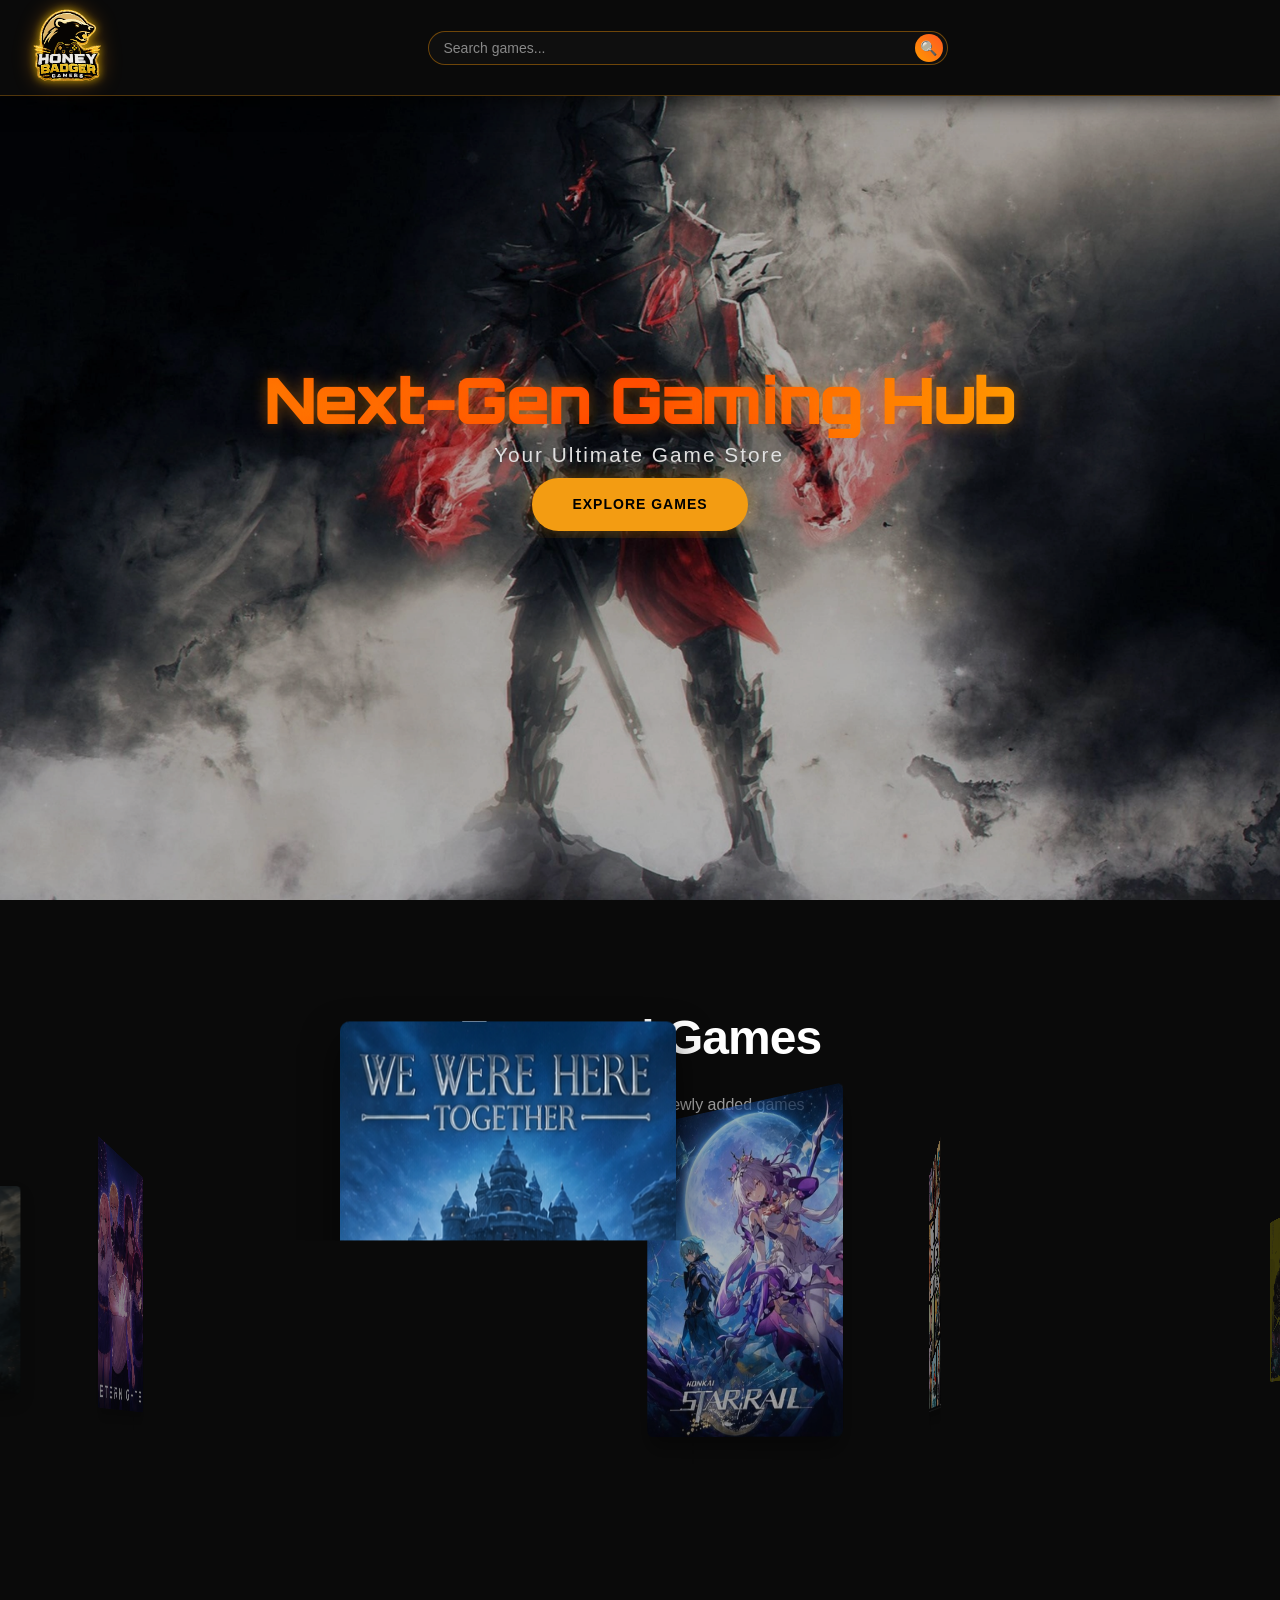
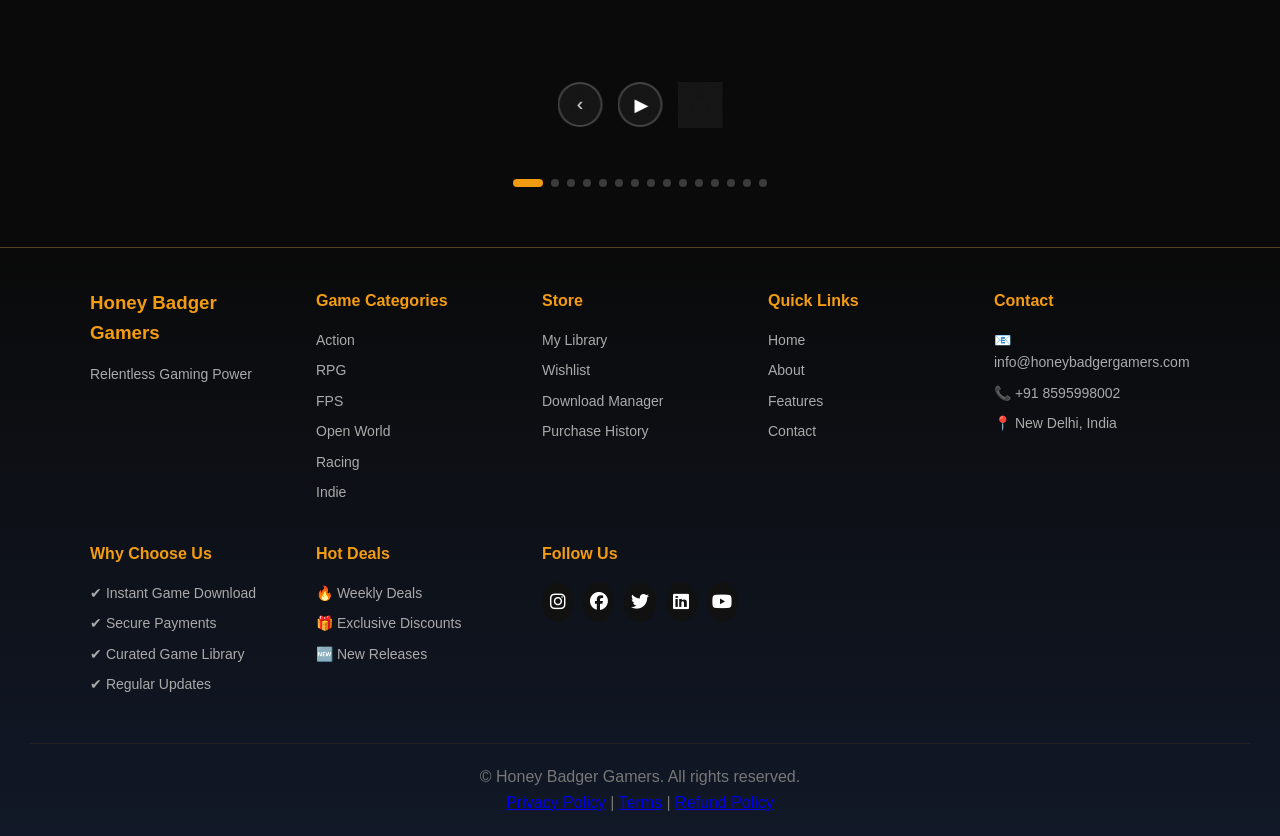
<file: index.html>
<!DOCTYPE html>
<html lang="en">
<head>
   <meta charset="UTF-8">
   <title>Honey Badger Gamers</title>
   <meta name="viewport" content="width=device-width, initial-scale=1.0">
   <meta name="description" content="Next-Gen Gaming Hub. Discover trending and newly added games.">
   <meta property="og:title" content="Honey Badger Gamers">
   <meta property="og:description" content="Ultimate Game Store and Gaming Hub">
   <meta property="og:type" content="website">
   <meta name="twitter:title" content="Honey Badger Gamers">
   <meta name="twitter:description" content="Next-Gen Gaming Hub">
   <meta name="twitter:image" content="https://i.postimg.cc/XvjfSBhs/logo.jpg"> 
   <link rel="canonical" href="https://ankitkumarn8026-droid.github.io/honey-badgers/">
   <meta property="og:url" content="https://ankitkumarn8026-droid.github.io/honey-badgers/">
   <meta property="og:image" content="https://i.postimg.cc/XvjfSBhs/logo.jpg">
   <meta name="twitter:card" content="summary_large_image"> 
   
   
    <script type="application/ld+json">
{
  "@context": "https://schema.org",
  "@type": "WebSite",
  "name": "Honey Badger Gamers",
  "alternateName": "HBG",
  "url": "https://ankitkumarn8026-droid.github.io/honey-badgers/"
}
</script>
    
    <link rel="stylesheet" href="css/theme.css">
    <link rel="stylesheet" href="https://cdnjs.cloudflare.com/ajax/libs/font-awesome/6.5.0/css/all.min.css">
    <link rel="icon" type="image/png" href="images/favicon.png">
    <link rel="shortcut icon" href="images/favicon.png">

</head>
<body>
<!-- CYBER LOADING SCREEN -->

<div class="cyber-loader" id="cyberLoader">

    <div class="loader-box">

        <h2 class="loader-text">LOADING</h2>

        <div class="loading-line">

            <div class="loading-fill"></div>

        </div>

        <div class="loading-code">
            AF34C78B • SYSTEM INITIALIZING • HBG ENGINE
        </div>

    </div>

</div>


    <!-- Header Navigation -->
    <header id="header">
        <nav>
           
            <div class="nav-left">
                <a href="#home" class="logo">
               <img src="images/logo.svg" width="120" alt="Honey Badger Logo">
            </a>
            </div>

          <div class="nav-center">
           <div class="search-box">

           <input type="text" id="searchInput" placeholder="Search games...">
           <button onclick="searchGame()" aria-label="Search Games">🔍</button>
   
          <div id="searchSuggestions" class="search-suggestions"></div>

        </div>
        </div>
            
            <div class="nav-right">
                <ul class="nav-menu" id="navMenu">
                <li><a href="#home">Home</a></li>
                <li><a href="about.html">About</a></li>
                <li><a href="services.html">Features</a></li>
                <li><a href="#contact">Contact</a></li>
                <li><a href="login.html">Login/Signup</a></li>
                </ul>
            </div>
            
        
    <div class="menu-toggle" id="menuToggle">
                <span></span>
                <span></span>
                <span></span>
            </div>
        </nav>
    </header>
   
<main id="mainContent">
    <!-- Hero Section -->
    <section class="hero-section" id="home">
  <div class="hero-slider">

<div class="slide active" style="background-image: url('images/gaming_hero_4k.webp')"></div>
<div class="slide" style="background-image: url('images/gaming_hero_4k_1 .webp')"></div>
<div class="slide" style="background-image: url('images/gaming_hero_4k_2 .webp')"></div>
              <div class="indicators">
  <span class="indicator active"></span>
  <span class="indicator"></span>
  <span class="indicator"></span>
</div>
      
  </div>
    
<div class="hero-content reveal">
            <h1 class="hero-title typing-title">Next-Gen Gaming Hub</h1>
            <p class="hero-subtitle typing-subtitle">Your Ultimate Game Store</p>
            <a href="game.html" class="cta-button fade-btn">Explore Games</a>

    
            
        </div>
    </section>

    <!-- Portfolio Section with Coverflow -->
    <section class="portfolio-section" id="portfolio">
        <div class="section-header reveal">
            <h2 class="section-title">Featured Games</h2>
            <p class="section-subtitle">Discover top trending and newly added games</p>
        </div>

        <div class="coverflow-wrapper">
            <div class="coverflow-container" id="coverflowContainer">
               
                <div class="coverflow-item" data-game="callisto">
                    <img src="images/game_imgaes/callisto_protocol.jpg" alt="THE CALLISTO PROTOCOL" class="portfolio-image">
             </div>

        
                <div class="coverflow-item" data-game="where_winds_meet">
                    <img src="images/game_imgaes/where_winds_meet.jpg" alt="where_winds_meet" class="portfolio-image">
                 </div>

                <div class="coverflow-item" data-game="valorant">
                    <img src="images/game_imgaes/valorant.jpg" alt="VALORANT" class="portfolio-image">
                </div>

              
                <div class="coverflow-item" data-game="genshin">
                    <img src="images/game_imgaes/genshin_impact.jpg" alt="GENSHIN IMPACT" class="portfolio-image">
                </div>

               
               <div class="coverflow-item" data-game="hogwarts">
                    <img src="images/game_imgaes/hogwarts_legacy.jpg" alt="HOGWARTS LEGACY" class="portfolio-image">
                </div>

                <div class="coverflow-item" data-game="eternights">
                    <img src="images/game_imgaes/eternights.jpg" alt="ETERNIGHTS" class="portfolio-image">
                </div>

               
               <div class="coverflow-item" data-game="blood_west">
                    <img src="images/game_imgaes/blood_west.jpg" alt="BLOOD WEST" class="portfolio-image">
                </div>

         
                <div class="coverflow-item" data-game="we_were_here">
                    <img src="images/game_imgaes/we_were_here_together.jpg" alt="WE WERE HERE TOGETHER" class="portfolio-image">
                </div>

           
                <div class="coverflow-item" data-game="honkai">
                    <img src="images/game_imgaes/honkai_star_rail.jpg" alt="HONKAI STARRAIL" class="portfolio-image">
                </div>
          

            <!-- GTA V -->
              <div class="coverflow-item" data-game="gta_5">
    <img src="images/game_imgaes/GTA_5.jpg" alt="GTA V" class="portfolio-image">
</div>

<!-- Red Dead Redemption 2 -->
<div class="coverflow-item" data-game="rdr2">
    <img src="images/game_imgaes/RDR_2.jpg" alt="RED DEAD REDEMPTION 2" class="portfolio-image">
</div>

<!-- Cyberpunk 2077 -->
<div class="coverflow-item" data-game="cyberpunk">
    <img src="images/game_imgaes/Cyberpunk_2077.jpg" alt="CYBERPUNK 2077" class="portfolio-image">
</div>

<!-- Black Myth Wukong -->
<div class="coverflow-item" data-game="forza_horizon_5">
    <img src="images/game_imgaes/Forza_Horizon_5.jpg" alt="Forza Horizon 5" class="portfolio-image">
</div>

<!-- Ghost of Tsushima -->
<div class="coverflow-item" data-game="ghost_tsushima">
    <img src="images/game_imgaes/Uncharted_lost_legacy.jpg" alt="Uncharted Lost Legacy" class="portfolio-image">
</div>
  </div>
               

            <!-- Navigation Controls -->
            <div class="coverflow-controls">
<button class="control-btn" id="prevBtn" aria-label="Previous Game">‹</button>
<button class="control-btn" id="playPauseBtn" aria-label="Play Slideshow">▶</button>
<button class="control-btn" id="nextBtn" aria-label="Next Game">›</button>
            </div>

            <!-- Indicators -->
            <div class="indicators" id="indicators">
                <div class="indicator active" data-index="0"></div>
                <div class="indicator" data-index="1"></div>
                <div class="indicator" data-index="2"></div>
                <div class="indicator" data-index="3"></div>
                <div class="indicator" data-index="4"></div>
                <div class="indicator" data-index="5"></div>
                <div class="indicator" data-index="6"></div>
                <div class="indicator" data-index="7"></div>
                <div class="indicator" data-index="8"></div>
                <div class="indicator" data-index="9"></div>
                <div class="indicator" data-index="10"></div>
                <div class="indicator" data-index="11"></div>
                <div class="indicator" data-index="12"></div>
                <div class="indicator" data-index="13"></div>
                <div class="indicator" data-index="14"></div>
            </div>
        </div>
    </section>

    <section id="game-detail" style="display:none;">
  
  <button class="back-btn" onclick="goBack()">⬅ Back</button>

  <div class="game-container">

    <!-- LEFT SIDE -->
    <div class="game-media">
      <img id="gameImage" class="main-image" alt="Game Image">

<div class="thumbs"></div>
 </div>


      
      <div class="game-description">
  <h2>About this game</h2>
          <div id="gameAbout"></div>
  <button id="toggleAboutBtn" class="see-more-btn">
      See More
   </button>
      </div>
      

    <!-- RIGHT SIDE -->
    <div class="game-info">
      <h1 id="gameTitle"></h1>
      <div class="rating-bar">
   <div class="rating-fill"></div>
</div>
        
      <p id="gameDesc"></p>

      <div class="game-meta">
        <p><strong>Genre:</strong> <span id="gameGenre"></span></p>
        <p><strong>Release:</strong> <span id="gameRelease"></span></p>
        <p><strong>Developer:</strong> <span id="gameDeveloper"></span></p>
      </div>

      <button class="download-btn">Download Game</button>
    </div>

  </div>

</section>

 </main>
   
       <!-- Footer -->
   <footer class="footer">
  <div class="footer-container">

    <!-- 1. BRAND -->
    <div class="footer-col">
      <h3>Honey Badger Gamers</h3>
      <p>Relentless Gaming Power</p>
    </div>

    <!-- 2. GAME CATEGORIES -->
    <div class="footer-col">
      <h4>Game Categories</h4>
      <a href="#">Action</a>
      <a href="#">RPG</a>
      <a href="#">FPS</a>
      <a href="#">Open World</a>
      <a href="#">Racing</a>
      <a href="#">Indie</a>
    </div>

    <!-- 3. STORE LINKS -->
    <div class="footer-col">
      <h4>Store</h4>
      <a href="#">My Library</a>
      <a href="#">Wishlist</a>
      <a href="#">Download Manager</a>
      <a href="#">Purchase History</a>
    </div>

    <!-- 4. QUICK LINKS -->
    <div class="footer-col">
      <h4>Quick Links</h4>
      <a href="index.html">Home</a>
      <a href="about.html">About</a>
      <a href="services.html">Features</a>
      <a href="#contact">Contact</a>
    </div>

    <!-- 5. CONTACT -->
    <div class="footer-col">
      <h4>Contact</h4>
      <p>📧 info@honeybadgergamers.com</p>
      <p>📞 +91 8595998002</p>
      <p>📍 New Delhi, India</p>
    </div>

    <!-- 6. WHY CHOOSE US -->
    <div class="footer-col">
      <h4>Why Choose Us</h4>
      <p>✔ Instant Game Download</p>
      <p>✔ Secure Payments</p>
      <p>✔ Curated Game Library</p>
      <p>✔ Regular Updates</p>
    </div>

    <!-- 7. DEALS -->
    <div class="footer-col">
      <h4>Hot Deals</h4>
      <p>🔥 Weekly Deals</p>
      <p>🎁 Exclusive Discounts</p>
      <p>🆕 New Releases</p>
    </div>

    <!-- 8. SOCIAL -->
    <div class="footer-col">
      <h4>Follow Us</h4>
      <div class="social-icons">
<a href="#" aria-label="Instagram">
    <i class="fab fa-instagram"></i>
</a>

<a href="#" aria-label="Facebook">
    <i class="fab fa-facebook"></i>
</a>

<a href="#" aria-label="Twitter">
    <i class="fab fa-twitter"></i>
</a>

<a href="#" aria-label="LinkedIn">
    <i class="fab fa-linkedin"></i>
</a>

<a href="#" aria-label="YouTube">
    <i class="fab fa-youtube"></i>
</a>
      </div>
    </div>

  </div>

  <!-- BOTTOM -->
  <div class="footer-bottom">
    <p>© Honey Badger Gamers. All rights reserved.</p>
    <p>
      <a href="#">Privacy Policy</a> |
      <a href="#">Terms</a> |
      <a href="#">Refund Policy</a>
    </p>
  </div>
</footer>
    
<script src="js/theme.js"></script>
</body>
</html>
</file>
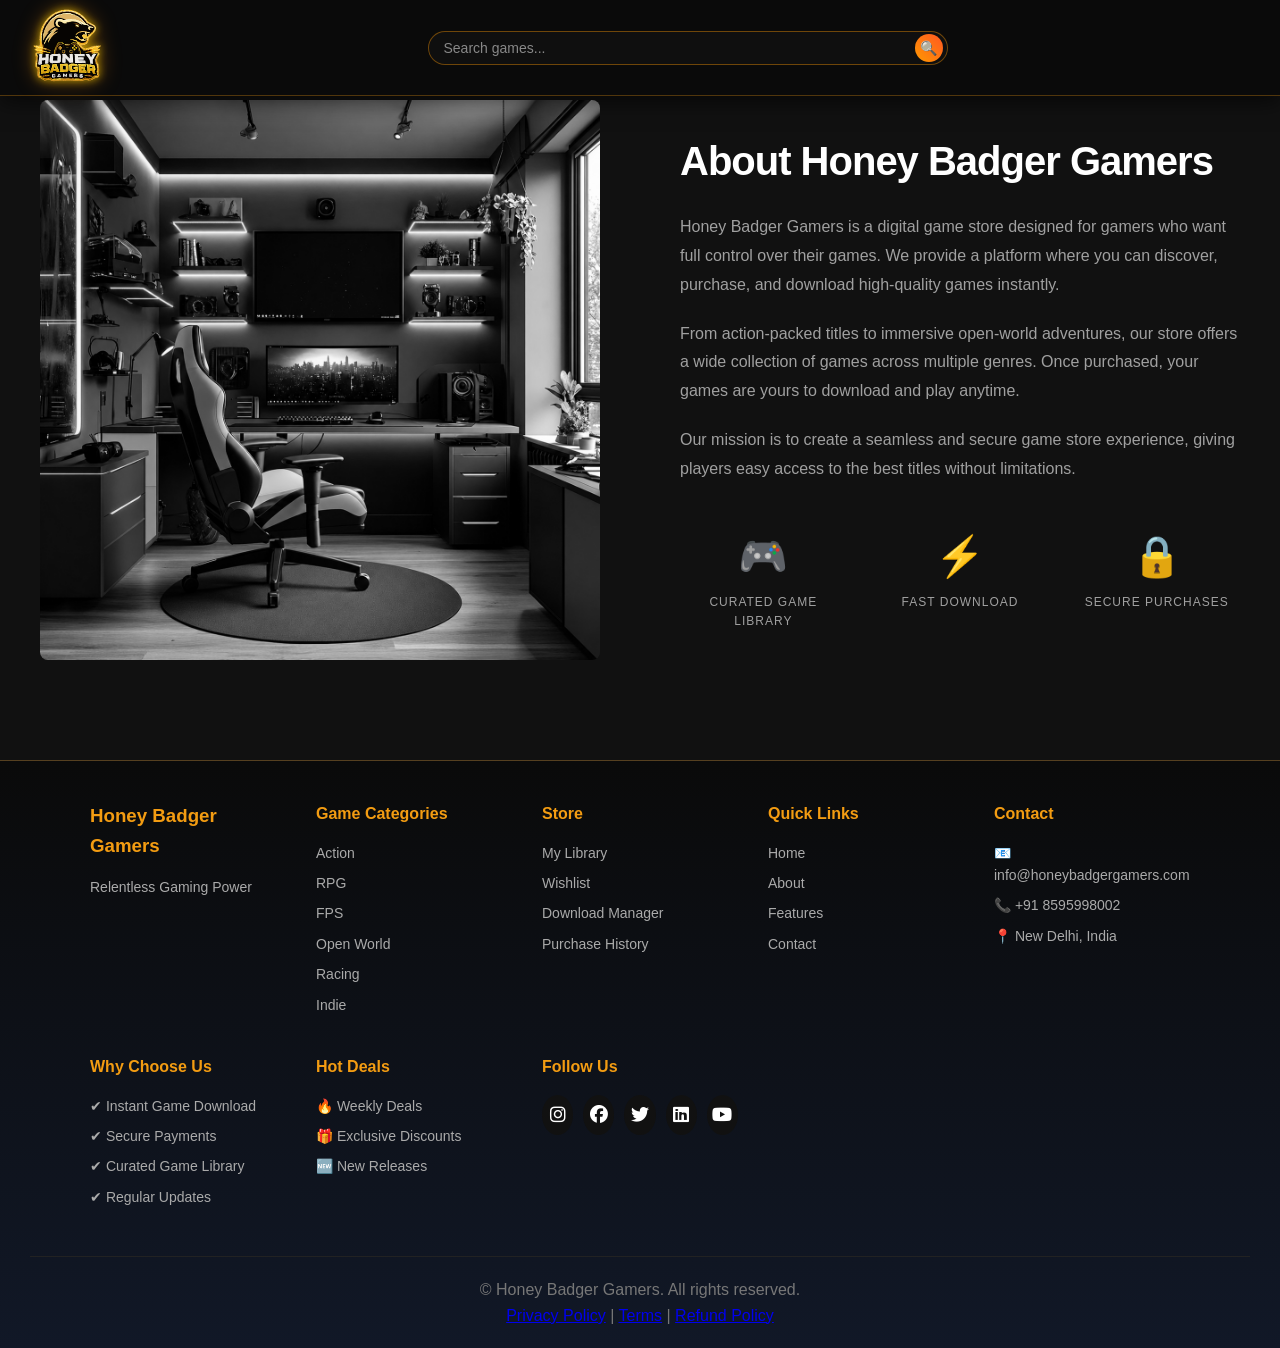
<file: about.html>
<!DOCTYPE html>
<html lang="en">
<head>
    <meta charset="UTF-8">
    <meta name="viewport" content="width=device-width, initial-scale=1.0">
    <title>About Honey Badger Gamers</title>
    <link rel="stylesheet" href="css/theme.css">
    <link rel="stylesheet" href="css/game.css">
   <link rel="icon" type="image/png" href="images/favicon.png">
   <link rel="shortcut icon" href="images/favicon.png">
    <link rel="stylesheet" href="https://cdnjs.cloudflare.com/ajax/libs/font-awesome/6.5.0/css/all.min.css">
</head>
<body>
     <!-- Header Navigation -->
   <header id="header">
    <nav>

        <div class="nav-left">
            <a href="index.html" class="logo">
                <img src="images/logo.svg" width="120" alt="Honey Badger Logo">
            </a>
        </div>

          <div class="nav-center">
           <div class="search-box">

           <input type="text" id="searchInput" placeholder="Search games...">
           <button onclick="searchGame()">🔍</button>
   
          <div id="searchSuggestions" class="search-suggestions"></div>

        </div>
        </div>

        <div class="nav-right">
            <ul class="nav-menu" id="navMenu">
                <li><a href="index.html">Home</a></li>
                <li><a href="about.html">About</a></li>
                <li><a href="services.html">Features</a></li>
                <li><a href="#contact">Contact</a></li>
                <li><a href="login.html">Login/Signup</a></li>
            </ul>
        </div>

        <div class="menu-toggle" id="menuToggle">
            <span></span>
            <span></span>
            <span></span>
        </div>

    </nav>
</header>

    <section class="about-section" id="about">
        <div class="about-container">
            <div class="about-image">
                <img src="images/gaming_about.jpg" alt="Gaming Setup">
            </div>
            <div class="about-content">
                <h2>About Honey Badger Gamers</h2>
                <p>Honey Badger Gamers is a digital game store designed for gamers who want full control over their games. 
We provide a platform where you can discover, purchase, and download high-quality games instantly.</p>
                <p>From action-packed titles to immersive open-world adventures, our store offers a wide collection of games across multiple genres. 
Once purchased, your games are yours to download and play anytime.</p>
                <p>Our mission is to create a seamless and secure game store experience, giving players easy access to the best titles without limitations.</p>
                
                <div class="stats">
                    <div class="stat-item">
                        <div class="stat-number">🎮</div>
                        <div class="stat-label">Curated Game Library</div>
                    </div>
                    <div class="stat-item">
                        <div class="stat-number">⚡</div>
                        <div class="stat-label">Fast Download</div>
                    </div>
                    <div class="stat-item">
                        <div class="stat-number">🔒</div>
                        <div class="stat-label">Secure Purchases</div>
                    </div>
                </div>
            </div>
        </div>
    </section>

     <!-- Footer -->
          <!-- Footer -->
   <footer class="footer">
  <div class="footer-container">

    <!-- 1. BRAND -->
    <div class="footer-col">
      <h3>Honey Badger Gamers</h3>
      <p>Relentless Gaming Power</p>
    </div>

    <!-- 2. GAME CATEGORIES -->
    <div class="footer-col">
      <h4>Game Categories</h4>
      <a href="#">Action</a>
      <a href="#">RPG</a>
      <a href="#">FPS</a>
      <a href="#">Open World</a>
      <a href="#">Racing</a>
      <a href="#">Indie</a>
    </div>

    <!-- 3. STORE LINKS -->
    <div class="footer-col">
      <h4>Store</h4>
      <a href="#">My Library</a>
      <a href="#">Wishlist</a>
      <a href="#">Download Manager</a>
      <a href="#">Purchase History</a>
    </div>

    <!-- 4. QUICK LINKS -->
    <div class="footer-col">
      <h4>Quick Links</h4>
      <a href="index.html">Home</a>
      <a href="about.html">About</a>
      <a href="services.html">Features</a>
      <a href="#contact">Contact</a>
    </div>

    <!-- 5. CONTACT -->
    <div class="footer-col">
      <h4>Contact</h4>
      <p>📧 info@honeybadgergamers.com</p>
      <p>📞 +91 8595998002</p>
      <p>📍 New Delhi, India</p>
    </div>

    <!-- 6. WHY CHOOSE US -->
    <div class="footer-col">
      <h4>Why Choose Us</h4>
      <p>✔ Instant Game Download</p>
      <p>✔ Secure Payments</p>
      <p>✔ Curated Game Library</p>
      <p>✔ Regular Updates</p>
    </div>

    <!-- 7. DEALS -->
    <div class="footer-col">
      <h4>Hot Deals</h4>
      <p>🔥 Weekly Deals</p>
      <p>🎁 Exclusive Discounts</p>
      <p>🆕 New Releases</p>
    </div>

    <!-- 8. SOCIAL -->
    <div class="footer-col">
      <h4>Follow Us</h4>
      <div class="social-icons">
        <a href="#"><i class="fab fa-instagram"></i></a>
        <a href="#"><i class="fab fa-facebook"></i></a>
        <a href="#"><i class="fab fa-twitter"></i></a>
        <a href="#"><i class="fab fa-linkedin"></i></a>
        <a href="#"><i class="fab fa-youtube"></i></a>
      </div>
    </div>

  </div>

  <!-- BOTTOM -->
  <div class="footer-bottom">
    <p>© Honey Badger Gamers. All rights reserved.</p>
    <p>
      <a href="#">Privacy Policy</a> |
      <a href="#">Terms</a> |
      <a href="#">Refund Policy</a>
    </p>
  </div>
</footer>
    <script src="js/theme.js"></script>
</body>
</html>
    
</body>
</html>
</file>
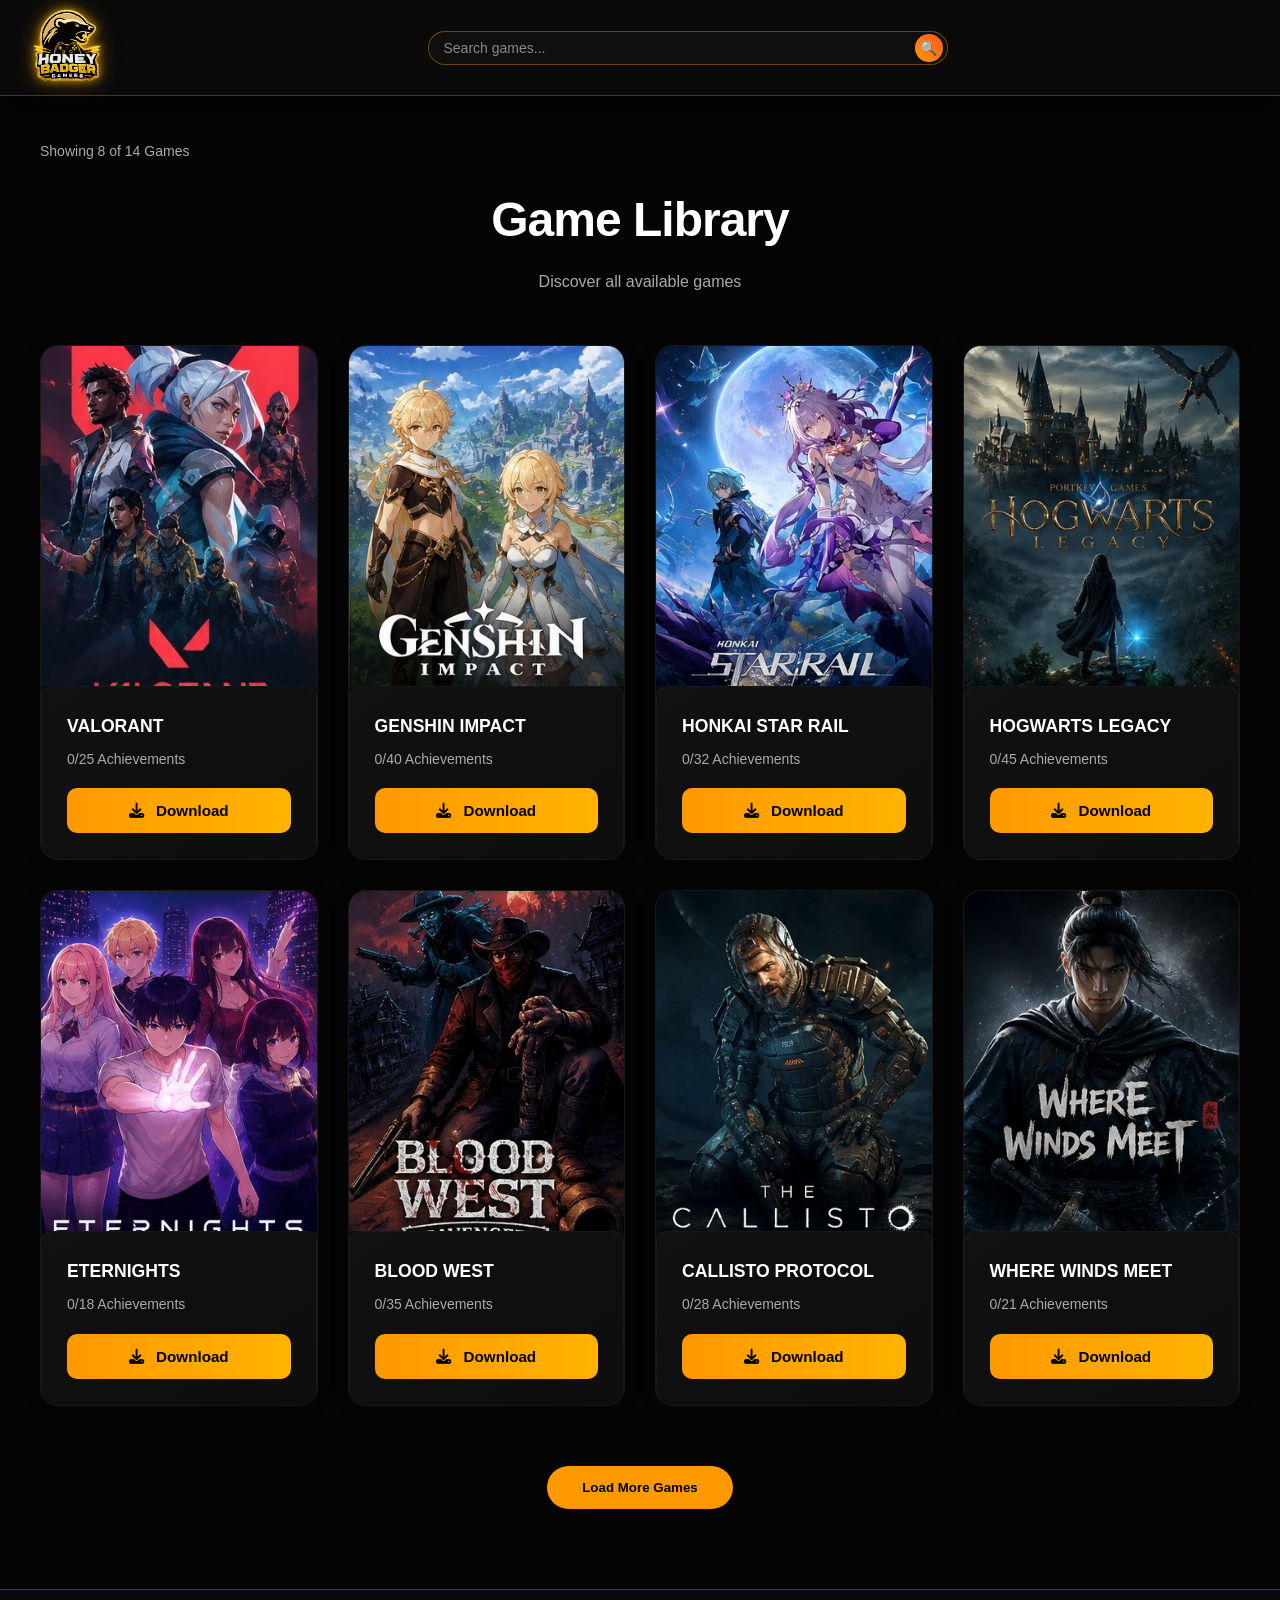
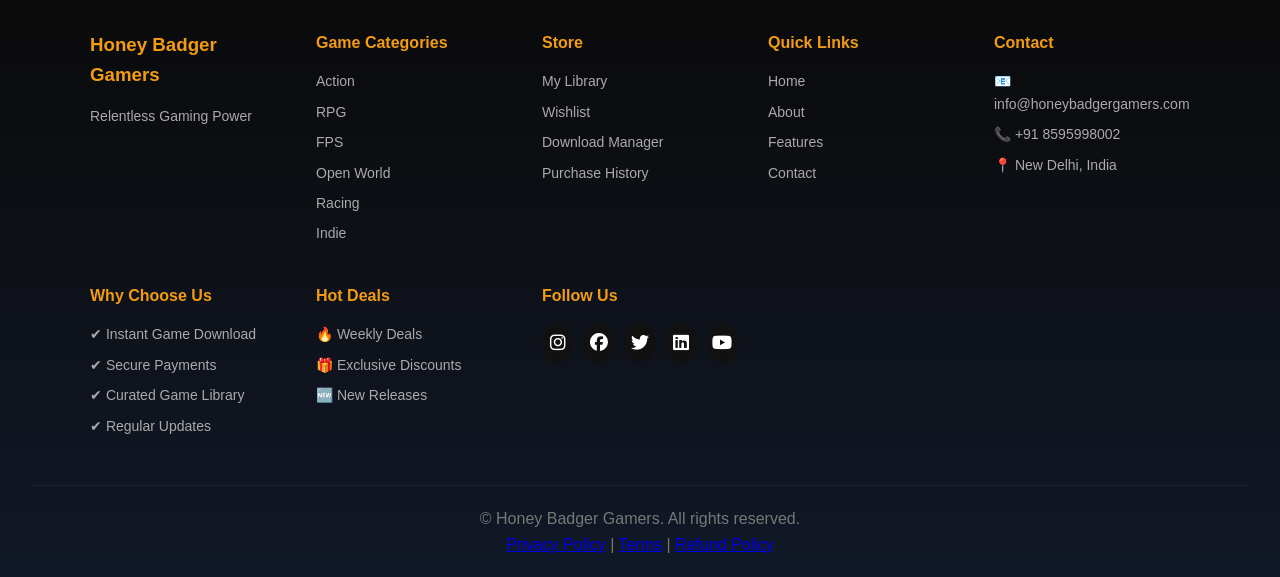
<file: game.html>
<!DOCTYPE html>
<html lang="en">
<head>
    <meta charset="UTF-8">
    <meta name="viewport" content="width=device-width, initial-scale=1.0">
    <title>Game Library</title>
  <link rel="stylesheet" href="css/game.css">
    <link rel="stylesheet" href="css/theme.css">
    <link rel="icon" type="image/png" href="images/favicon.png">
    <link rel="shortcut icon" href="images/favicon.png">
    <link rel="stylesheet" href="https://cdnjs.cloudflare.com/ajax/libs/font-awesome/6.5.0/css/all.min.css">
</head>
<body>
      <!-- Header Navigation -->
   <header id="header">
    <nav>

        <div class="nav-left">
            <a href="index.html" class="logo">
                <img src="images/logo.svg" width="120" alt="Honey Badger Logo">
            </a>
        </div>

          <div class="nav-center">
           <div class="search-box">

           <input type="text" id="searchInput" placeholder="Search games...">
           <button onclick="searchGame()">🔍</button>
   
          <div id="searchSuggestions" class="search-suggestions"></div>

        </div>
        </div>

        <div class="nav-right">
            <ul class="nav-menu" id="navMenu">
                <li><a href="index.html">Home</a></li>
                <li><a href="about.html">About</a></li>
                <li><a href="services.html">Features</a></li>
                <li><a href="#contact">Contact</a></li>
                <li><a href="login.html">Login/Signup</a></li>
            </ul>
        </div>

        <div class="menu-toggle" id="menuToggle">
            <span></span>
            <span></span>
            <span></span>
        </div>

    </nav>
</header>



<section class="games-page">

  <!-- PAGE HEADER -->
  <div class="games-banner">
      <div class="library-header">
    <p id="gameCounter"></p>
</div>
    <h1 class="section-title">Game Library</h1>
    <p class="section-subtitle">
      Discover all available games
    </p>
  </div>

  <!-- GAMES GRID -->
  <div class="games-grid" id="gamesGrid">

    <!-- GAME CARD 1-->
    <div class="game-card" data-game="valorant">
      <div class="game-image">
        <img src="images/game_imgaes/valorant.jpg" alt="Valorant">
      </div>

      <div class="game-info">
        <h3 class="game-title">VALORANT</h3>

        <p class="game-achievements">
          0/25 Achievements
        </p>

        <button class="Download-btn">
          <i class="fa-solid fa-download"></i>
          Download
        </button>
      </div>
    </div>

    <!-- GAME CARD 2-->
    <div class="game-card" data-game="genshin">
      <div class="game-image">
        <img src="images/game_imgaes/genshin_impact.jpg" alt="Genshin Impact">
      </div>

      <div class="game-info">
        <h3 class="game-title">GENSHIN IMPACT</h3>

        <p class="game-achievements">
          0/40 Achievements
        </p>

        <button class="Download-btn">
          <i class="fa-solid fa-download"></i>
          Download
        </button>
      </div>
    </div>

    <!-- GAME CARD 3-->
    <div class="game-card" data-game="honkai">
      <div class="game-image">
        <img src="images/game_imgaes/honkai_star_rail.jpg" alt="Honkai Star Rail">
      </div>

      <div class="game-info">
        <h3 class="game-title">HONKAI STAR RAIL</h3>

        <p class="game-achievements">
          0/32 Achievements
        </p>

        <button class="Download-btn">
          <i class="fa-solid fa-download"></i>
          Download
        </button>
      </div>
    </div>

    <!-- GAME CARD 4-->
    <div class="game-card" data-game="hogwarts">
      <div class="game-image">
        <img src="images/game_imgaes/hogwarts_legacy.jpg" alt="Hogwarts Legacy">
      </div>

      <div class="game-info">
        <h3 class="game-title">HOGWARTS LEGACY</h3>

        <p class="game-achievements">
          0/45 Achievements
        </p>

        <button class="Download-btn">
          <i class="fa-solid fa-download"></i>
          Download
        </button>
      </div>
    </div>

    <!-- GAME CARD 5-->
    <div class="game-card" data-game="eternights">
      <div class="game-image">
        <img src="images/game_imgaes/eternights.jpg" alt="Eternights">
      </div>

      <div class="game-info">
        <h3 class="game-title">ETERNIGHTS</h3>

        <p class="game-achievements">
          0/18 Achievements
        </p>

        <button class="Download-btn">
          <i class="fa-solid fa-download"></i>
          Download
        </button>
      </div>
    </div>

    <!-- GAME CARD 6-->
    <div class="game-card" data-game="blood_west">
      <div class="game-image">
        <img src="images/game_imgaes/blood_west.jpg" alt="Blood West">
      </div>

      <div class="game-info">
        <h3 class="game-title">BLOOD WEST</h3>

        <p class="game-achievements">
          0/35 Achievements
        </p>

        <button class="Download-btn">
          <i class="fa-solid fa-download"></i>
          Download
        </button>
      </div>
    </div>

    <!-- GAME CARD 7-->
    <div class="game-card" data-game="callisto">
      <div class="game-image">
        <img src="images/game_imgaes/callisto_protocol.jpg" alt="Callisto Protocol">
      </div>

      <div class="game-info">
        <h3 class="game-title">CALLISTO PROTOCOL</h3>

        <p class="game-achievements">
          0/28 Achievements
        </p>

        <button class="Download-btn">
          <i class="fa-solid fa-download"></i>
          Download
        </button>
      </div>
    </div>

    <!-- GAME CARD 8-->
    <div class="game-card" data-game="where_winds_meet">
      <div class="game-image">
        <img src="images/game_imgaes/where_winds_meet.jpg" alt="Where Winds Meet">
      </div>

      <div class="game-info">
        <h3 class="game-title">WHERE WINDS MEET</h3>

        <p class="game-achievements">
          0/21 Achievements
        </p>

        <button class="Download-btn">
          <i class="fa-solid fa-download"></i>
          Download
        </button>
      </div>
    </div>



<!-- GAME CARD 9-->
    <div class="game-card" data-game="we_were_here">
      <div class="game-image">
        <img src="images/game_imgaes/we_were_here_together.jpg" alt="we were here together">
      </div>

      <div class="game-info">
        <h3 class="game-title">WE WERE HERE TOGETHER</h3>

        <p class="game-achievements">
          0/21 Achievements
        </p>

        <button class="Download-btn">
          <i class="fa-solid fa-download"></i>
          Download
        </button>
      </div>
    </div>

<!-- GAME CARD 10-->
    <div class="game-card" data-game="gta_5">
      <div class="game-image">
        <img src="images/game_imgaes/GTA_5.jpg" alt="Grand Theft Auto V">
      </div>

      <div class="game-info">
        <h3 class="game-title">Grand Theft Auto V</h3>

        <p class="game-achievements">
          0/21 Achievements
        </p>

        <button class="Download-btn">
          <i class="fa-solid fa-download"></i>
          Download
        </button>
      </div>
    </div>


<!-- GAME CARD 11-->
    <div class="game-card" data-game="cyberpunk">
      <div class="game-image">
        <img src="images/game_imgaes/Cyberpunk_2077.jpg" alt="Cyberpunk 2077">
      </div>

      <div class="game-info">
        <h3 class="game-title">Cyberpunk 2077</h3>

        <p class="game-achievements">
          0/21 Achievements
        </p>

        <button class="Download-btn">
          <i class="fa-solid fa-download"></i>
          Download
        </button>
      </div>
    </div>

<!-- GAME CARD 12-->
    <div class="game-card" data-game="rdr_2">
      <div class="game-image">
        <img src="images/game_imgaes/RDR_2.jpg" alt="Red Dead Redemption 2">
      </div>

      <div class="game-info">
        <h3 class="game-title">Red Dead Redemption 2</h3>

        <p class="game-achievements">
          0/21 Achievements
        </p>

        <button class="Download-btn">
          <i class="fa-solid fa-download"></i>
          Download
        </button>
      </div>
    </div>


          <div class="game-card" data-game="forza_horizon_5">
      <div class="game-image">
        <img src="images/game_imgaes/Forza_Horizon_5.jpg" alt="Forza Horizon 5">
 </div>
      <div class="game-info">
        <h3 class="game-title">Forza Horizon 5</h3>

        <p class="game-achievements">
          0/21 Achievements
        </p>

        <button class="Download-btn">
          <i class="fa-solid fa-download"></i>
          Download
        </button>
      </div>
    </div>


          <div class="game-card" data-game="uncharted_lost_legacy">
      <div class="game-image">
        <img src="images/game_imgaes/Uncharted_lost_legacy.jpg" alt="Uncharted: The Lost Legacy">
      </div>

      <div class="game-info">
        <h3 class="game-title">Uncharted: The Lost Legacy</h3>

        <p class="game-achievements">
          0/21 Achievements
        </p>

        <button class="Download-btn">
          <i class="fa-solid fa-download"></i>
          Download
        </button>
      </div>
    </div>



<!--
    <div class="game-card" data-game="resident_evil_2">
      <div class="game-image">
        <img src="images/game_imgaes/where_winds_meet.jpg" alt="Resident Evil 2">
      </div>

      <div class="game-info">
        <h3 class="game-title">Resident Evil 2</h3>

        <p class="game-achievements">
          0/21 Achievements
        </p>

        <button class="Download-btn">
          <i class="fa-solid fa-download"></i>
          Download
        </button>
      </div>
    </div>

    <div class="game-card" data-game="gta_san">
      <div class="game-image">
        <img src="images/game_imgaes/where_winds_meet.jpg" alt="Grand Theft Auto: San Andreas">
      </div>

      <div class="game-info">
        <h3 class="game-title">Grand Theft Auto: San Andreas</h3>

        <p class="game-achievements">
          0/21 Achievements
        </p>

        <button class="Download-btn">
          <i class="fa-solid fa-download"></i>
          Download
        </button>
      </div>
    </div>


    <div class="game-card" data-game="gta_vice_city">
      <div class="game-image">
        <img src="images/game_imgaes/where_winds_meet.jpg" alt="Grand Theft Auto: Vice City">
      </div>

      <div class="game-info">
        <h3 class="game-title">Grand Theft Auto: Vice City</h3>

        <p class="game-achievements">
          0/21 Achievements
        </p>

        <button class="Download-btn">
          <i class="fa-solid fa-download"></i>
          Download
        </button>
      </div>
    </div>
      
    <div class="game-card" data-game="minecraft">
      <div class="game-image">
        <img src="images/game_imgaes/where_winds_meet.jpg" alt="Minecraft">
      </div>

      <div class="game-info">
        <h3 class="game-title">Minecraft</h3>

        <p class="game-achievements">
          0/21 Achievements
        </p>

        <button class="Download-btn">
          <i class="fa-solid fa-download"></i>
          Download
        </button>
      </div>
    </div>
      
    <div class="game-card" data-game="fortnite">
      <div class="game-image">
        <img src="images/game_imgaes/where_winds_meet.jpg" alt="Fortnite">
      </div>

      <div class="game-info">
        <h3 class="game-title">Fortnite</h3>

        <p class="game-achievements">
          0/21 Achievements
        </p>

        <button class="Download-btn">
          <i class="fa-solid fa-download"></i>
          Download
        </button>
      </div>
    </div>


    <div class="game-card" data-game="call_of_duty">
      <div class="game-image">
        <img src="images/game_imgaes/where_winds_meet.jpg" alt="Call of Duty">
      </div>

      <div class="game-info">
        <h3 class="game-title">Call of Duty</h3>

        <p class="game-achievements">
          0/21 Achievements
        </p>

        <button class="Download-btn">
          <i class="fa-solid fa-download"></i>
          Download
        </button>
      </div>
    </div>

 
    <div class="game-card" data-game="watch_dogs_2">
      <div class="game-image">
        <img src="images/game_imgaes/where_winds_meet.jpg" alt="Watch Dogs 2">
      </div>

      <div class="game-info">
        <h3 class="game-title">Watch Dogs 2</h3>

        <p class="game-achievements">
          0/21 Achievements
        </p>

        <button class="Download-btn">
          <i class="fa-solid fa-download"></i>
          Download
        </button>
      </div>
    </div>

    <div class="game-card" data-game="mafia_II">
      <div class="game-image">
        <img src="images/game_imgaes/where_winds_meet.jpg" alt="Mafia II">
      </div>

      <div class="game-info">
        <h3 class="game-title">Mafia II</h3>

        <p class="game-achievements">
          0/21 Achievements
        </p>

        <button class="Download-btn">
          <i class="fa-solid fa-download"></i>
          Download
        </button>
      </div>
    </div>


    <div class="game-card" data-game="bully_scholarship">
      <div class="game-image">
        <img src="images/game_imgaes/where_winds_meet.jpg" alt="Bully Scholarship Edition">
      </div>

      <div class="game-info">
        <h3 class="game-title">Bully Scholarship Edition</h3>

        <p class="game-achievements">
          0/21 Achievements
        </p>

        <button class="Download-btn">
          <i class="fa-solid fa-download"></i>
          Download
        </button>
      </div>
    </div>

 
    <div class="game-card" data-game="counter_strike">
      <div class="game-image">
        <img src="images/game_imgaes/where_winds_meet.jpg" alt="Counter Strike 2">
      </div>

      <div class="game-info">
        <h3 class="game-title">Counter Strike 2</h3>

        <p class="game-achievements">
          0/21 Achievements
        </p>

        <button class="Download-btn">
          <i class="fa-solid fa-download"></i>
          Download
        </button>
      </div>
    </div>


    <div class="game-card" data-game="euro_truck_simulator_2">
      <div class="game-image">
        <img src="images/game_imgaes/where_winds_meet.jpg" alt="Euro Truck Simulator 2">
      </div>

      <div class="game-info">
        <h3 class="game-title">Euro Truck Simulator 2</h3>

        <p class="game-achievements">
          0/21 Achievements
        </p>

        <button class="Download-btn">
          <i class="fa-solid fa-download"></i>
          Download
        </button>
      </div>
    </div>


    <div class="game-card" data-game="helldivers_2">
      <div class="game-image">
        <img src="images/game_imgaes/where_winds_meet.jpg" alt="Helldivers 2">
      </div>

      <div class="game-info">
        <h3 class="game-title">Helldivers 2</h3>

        <p class="game-achievements">
          0/21 Achievements
        </p>

        <button class="Download-btn">
          <i class="fa-solid fa-download"></i>
          Download
        </button>
      </div>
    </div>


    <div class="game-card" data-game="spider_man-2">
      <div class="game-image">
        <img src="images/game_imgaes/where_winds_meet.jpg" alt="Marvel's Spider Man 2">
      </div>

      <div class="game-info">
        <h3 class="game-title">Marvel's Spider Man 2</h3>

        <p class="game-achievements">
          0/21 Achievements
        </p>

        <button class="Download-btn">
          <i class="fa-solid fa-download"></i>
          Download
        </button>
      </div>
    </div>

    <div class="game-card" data-game="the_witcher_3">
      <div class="game-image">
        <img src="images/game_imgaes/where_winds_meet.jpg" alt="The Witcher 3: Wild Hunt">
      </div>

      <div class="game-info">
        <h3 class="game-title">The Witcher 3: Wild Hunt</h3>

        <p class="game-achievements">
          0/21 Achievements
        </p>

        <button class="Download-btn">
          <i class="fa-solid fa-download"></i>
          Download
        </button>
      </div>
    </div>


    <div class="game-card" data-game="black_myth">
      <div class="game-image">
        <img src="images/game_imgaes/where_winds_meet.jpg" alt="Black Myth: Wukong">
      </div>

      <div class="game-info">
        <h3 class="game-title">Black Myth: Wukong</h3>

        <p class="game-achievements">
          0/21 Achievements
        </p>

        <button class="Download-btn">
          <i class="fa-solid fa-download"></i>
          Download
        </button>
      </div>
    </div>


    <div class="game-card" data-game="super_mario">
      <div class="game-image">
        <img src="images/game_imgaes/where_winds_meet.jpg" alt="Super Mario">
      </div>

      <div class="game-info">
        <h3 class="game-title">Super Mario</h3>

        <p class="game-achievements">
          0/21 Achievements
        </p>

        <button class="Download-btn">
          <i class="fa-solid fa-download"></i>
          Download
        </button>
      </div>
    </div>


    <div class="game-card" data-game="need_for_speed">
      <div class="game-image">
        <img src="images/game_imgaes/where_winds_meet.jpg" alt="Need for Speed">
      </div>

      <div class="game-info">
        <h3 class="game-title">Need for Speed</h3>

        <p class="game-achievements">
          0/21 Achievements
        </p>

        <button class="Download-btn">
          <i class="fa-solid fa-download"></i>
          Download
        </button>
      </div>
    </div>

 

    <div class="game-card" data-game="alan_wake_2">
      <div class="game-image">
        <img src="images/game_imgaes/where_winds_meet.jpg" alt="Alan Wake 2">
      </div>

      <div class="game-info">
        <h3 class="game-title">Alan Wake 2</h3>

        <p class="game-achievements">
          0/21 Achievements
        </p>

        <button class="Download-btn">
          <i class="fa-solid fa-download"></i>
          Download
        </button>
      </div>
    </div>




    <div class="game-card" data-game="ghost_of_tsushima">
      <div class="game-image">
        <img src="images/game_imgaes/where_winds_meet.jpg" alt="Ghost of Tsushima">
      </div>

      <div class="game-info">
        <h3 class="game-title">Ghost of Tsushima</h3>

        <p class="game-achievements">
          0/21 Achievements
        </p>

        <button class="Download-btn">
          <i class="fa-solid fa-download"></i>
          Download
        </button>
      </div>
    </div>


    <div class="game-card" data-game="battlefield_2042">
      <div class="game-image">
        <img src="images/game_imgaes/where_winds_meet.jpg" alt="Battlefield 2042">
      </div>

      <div class="game-info">
        <h3 class="game-title">Battlefield 2042</h3>

        <p class="game-achievements">
          0/21 Achievements
        </p>

        <button class="Download-btn">
          <i class="fa-solid fa-download"></i>
          Download
        </button>
      </div>
    </div>



    <div class="game-card" data-game="apex_legends">
      <div class="game-image">
        <img src="images/game_imgaes/where_winds_meet.jpg" alt="Apex Legends">
      </div>

      <div class="game-info">
        <h3 class="game-title">Apex Legends</h3>

        <p class="game-achievements">
          0/21 Achievements
        </p>

        <button class="Download-btn">
          <i class="fa-solid fa-download"></i>
          Download
        </button>
      </div>
    </div>





    <div class="game-card" data-game="the_last_of_us">
      <div class="game-image">
        <img src="images/game_imgaes/where_winds_meet.jpg" alt="The Last of Us">
      </div>

      <div class="game-info">
        <h3 class="game-title">The Last of Us</h3>

        <p class="game-achievements">
          0/21 Achievements
        </p>

        <button class="Download-btn">
          <i class="fa-solid fa-download"></i>
          Download
        </button>
      </div>
    </div>




    <div class="game-card" data-game="assassin's_creed">
      <div class="game-image">
        <img src="images/game_imgaes/where_winds_meet.jpg" alt="Assassin's Creed">
      </div>

      <div class="game-info">
        <h3 class="game-title">Assassin's Creed</h3>

        <p class="game-achievements">
          0/21 Achievements
        </p>

        <button class="Download-btn">
          <i class="fa-solid fa-download"></i>
          Download
        </button>
      </div>
    </div>



    <div class="game-card" data-game="far_cry_6">
      <div class="game-image">
        <img src="images/game_imgaes/where_winds_meet.jpg" alt="Far Cry 6">
      </div>

      <div class="game-info">
        <h3 class="game-title">Far Cry 6</h3>

        <p class="game-achievements">
          0/21 Achievements
        </p>

        <button class="Download-btn">
          <i class="fa-solid fa-download"></i>
          Download
        </button>
      </div>
    </div>

  

    <div class="game-card" data-game="microsoft_flight_simulator">
      <div class="game-image">
        <img src="images/game_imgaes/where_winds_meet.jpg" alt="Microsoft Flight Simulator">
      </div>

      <div class="game-info">
        <h3 class="game-title">Microsoft Flight Simulator</h3>

        <p class="game-achievements">
          0/21 Achievements
        </p>

        <button class="Download-btn">
          <i class="fa-solid fa-download"></i>
          Download
        </button>
      </div>
    </div>

 


    <div class="game-card" data-game="gta_IV">
      <div class="game-image">
        <img src="images/game_imgaes/where_winds_meet.jpg" alt="Grand Theft Auto IV">
      </div>

      <div class="game-info">
        <h3 class="game-title">Grand Theft Auto IV</h3>

        <p class="game-achievements">
          0/21 Achievements
        </p>

        <button class="Download-btn">
          <i class="fa-solid fa-download"></i>
          Download
        </button>
      </div>
    </div>

      -->

</div>





  <!-- LOAD MORE -->
  <div class="load-more-wrapper">
    <button class="load-more-btn">
      Load More Games
    </button>
  </div>

</section>



<section id="game-detail" style="display:none;">
  
  <button class="back-btn" onclick="goBack()">⬅ Back</button>

  <div class="game-container">

    <!-- LEFT SIDE -->
    <div class="game-media">
      <img id="gameImage" class="main-image">

<div class="thumbs"></div>
 </div>


      
      <div class="game-description">
  <h2>About this game</h2>
          <div id="gameAbout"></div>
  <button id="toggleAboutBtn" class="see-more-btn">
      See More
   </button>
      </div>
      

    <!-- RIGHT SIDE -->
    <div class="game-info">
      <h1 id="gameTitle"></h1>
      <div class="rating-bar">
   <div class="rating-fill"></div>
</div>
        
      <p id="gameDesc"></p>

      <div class="game-meta">
        <p><strong>Genre:</strong> <span id="gameGenre"></span></p>
        <p><strong>Release:</strong> <span id="gameRelease"></span></p>
        <p><strong>Developer:</strong> <span id="gameDeveloper"></span></p>
      </div>

      <button class="download-btn">Download Game</button>
    </div>

  </div>

</section>
   
     <!-- Footer -->
          <!-- Footer -->
   <footer class="footer">
  <div class="footer-container">

    <!-- 1. BRAND -->
    <div class="footer-col">
      <h3>Honey Badger Gamers</h3>
      <p>Relentless Gaming Power</p>
    </div>

    <!-- 2. GAME CATEGORIES -->
    <div class="footer-col">
      <h4>Game Categories</h4>
      <a href="#">Action</a>
      <a href="#">RPG</a>
      <a href="#">FPS</a>
      <a href="#">Open World</a>
      <a href="#">Racing</a>
      <a href="#">Indie</a>
    </div>

    <!-- 3. STORE LINKS -->
    <div class="footer-col">
      <h4>Store</h4>
      <a href="#">My Library</a>
      <a href="#">Wishlist</a>
      <a href="#">Download Manager</a>
      <a href="#">Purchase History</a>
    </div>

    <!-- 4. QUICK LINKS -->
    <div class="footer-col">
      <h4>Quick Links</h4>
      <a href="index.html">Home</a>
      <a href="about.html">About</a>
      <a href="services.html">Features</a>
      <a href="#contact">Contact</a>
    </div>

    <!-- 5. CONTACT -->
    <div class="footer-col">
      <h4>Contact</h4>
      <p>📧 info@honeybadgergamers.com</p>
      <p>📞 +91 8595998002</p>
      <p>📍 New Delhi, India</p>
    </div>

    <!-- 6. WHY CHOOSE US -->
    <div class="footer-col">
      <h4>Why Choose Us</h4>
      <p>✔ Instant Game Download</p>
      <p>✔ Secure Payments</p>
      <p>✔ Curated Game Library</p>
      <p>✔ Regular Updates</p>
    </div>

    <!-- 7. DEALS -->
    <div class="footer-col">
      <h4>Hot Deals</h4>
      <p>🔥 Weekly Deals</p>
      <p>🎁 Exclusive Discounts</p>
      <p>🆕 New Releases</p>
    </div>

    <!-- 8. SOCIAL -->
    <div class="footer-col">
      <h4>Follow Us</h4>
      <div class="social-icons">
        <a href="#"><i class="fab fa-instagram"></i></a>
        <a href="#"><i class="fab fa-facebook"></i></a>
        <a href="#"><i class="fab fa-twitter"></i></a>
        <a href="#"><i class="fab fa-linkedin"></i></a>
        <a href="#"><i class="fab fa-youtube"></i></a>
      </div>
    </div>


  </div>



       

  <!-- BOTTOM -->
  <div class="footer-bottom">
    <p>© Honey Badger Gamers. All rights reserved.</p>
    <p>
      <a href="#">Privacy Policy</a> |
      <a href="#">Terms</a> |
      <a href="#">Refund Policy</a>
    </p>
  </div>
</footer>
    <script src="js/theme.js"></script>

<script>
const loadMoreBtn = document.querySelector(".load-more-btn");
const gameCards = document.querySelectorAll(".game-card");
const gameCounter = document.getElementById("gameCounter");

let currentItems = 8;
const totalGames = gameCards.length;

// Initial hide
gameCards.forEach((card, index) => {
  if (index >= currentItems) {
    card.style.display = "none";
  }
});

// Counter update function
function updateCounter() {
  gameCounter.textContent =
    `Showing ${Math.min(currentItems, totalGames)} of ${totalGames} Games`;
}

// Initial counter update
updateCounter();

// Load More button
loadMoreBtn.addEventListener("click", () => {
  currentItems += 8;

  gameCards.forEach((card, index) => {
    if (index < currentItems) {
      card.style.display = "block";
    }
  });

  updateCounter();

  // Hide button when all games visible
  if (currentItems >= totalGames) {
    loadMoreBtn.style.display = "none";
  }
});
</script>

<script src="js/theme.js"></script>
    
</body>

</html>
</file>
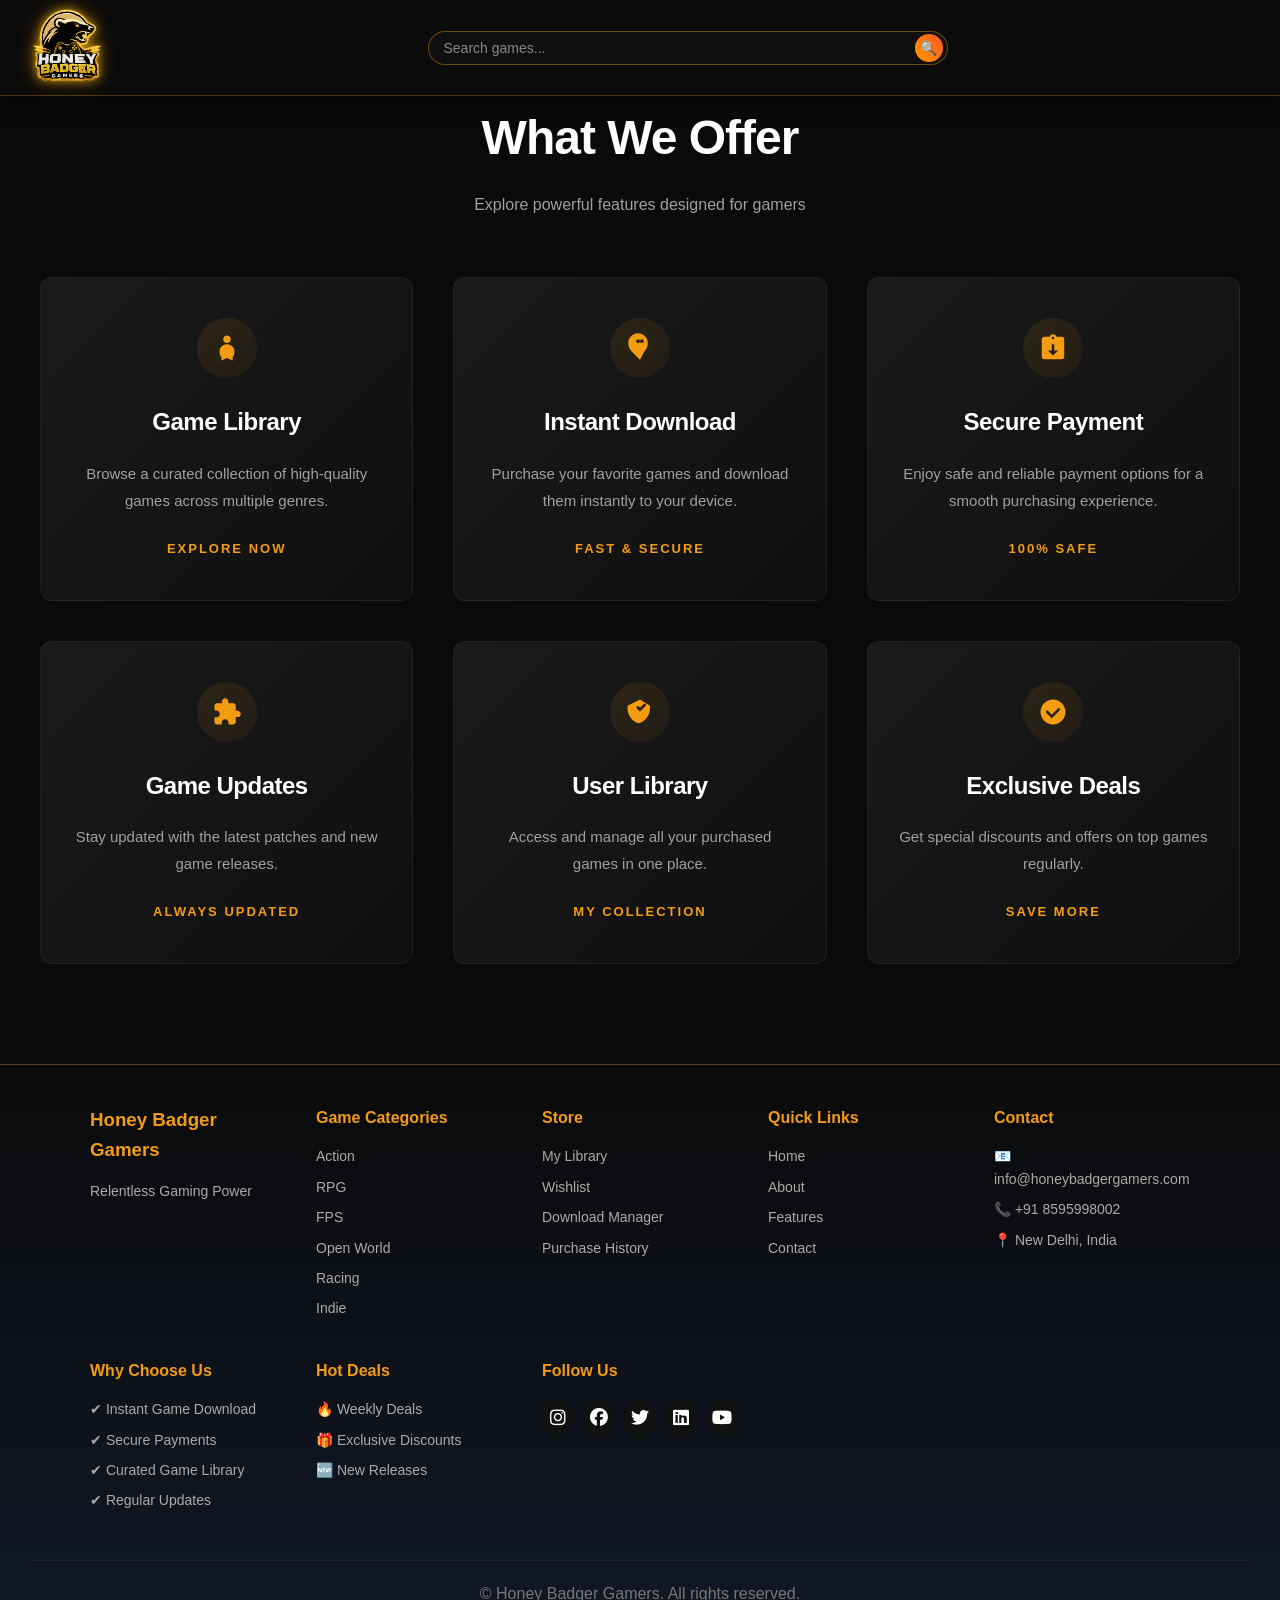
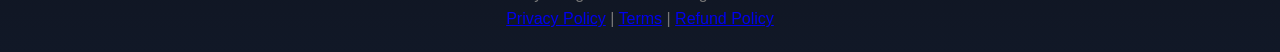
<file: services.html>
<!DOCTYPE html>
<html lang="en">
<head>
    <meta charset="UTF-8">
    <meta name="viewport" content="width=device-width, initial-scale=1.0">
    <title>Features - Honey Badger Gamers</title>
    <link rel="stylesheet" href="css/theme.css">
    <link rel="stylesheet" href="https://cdnjs.cloudflare.com/ajax/libs/font-awesome/6.5.0/css/all.min.css">
    <link rel="icon" type="image/png" href="images/favicon.png">
    <link rel="shortcut icon" href="images/favicon.png">
</head>

<body>

        <!-- Header Navigation -->
   <header id="header">
    <nav>

        <div class="nav-left">
            <a href="index.html" class="logo">
                <img src="images/logo.svg" width="120" alt="Honey Badger Logo">
            </a>
        </div>

          <div class="nav-center">
           <div class="search-box">

           <input type="text" id="searchInput" placeholder="Search games...">
           <button onclick="searchGame()">🔍</button>
   
          <div id="searchSuggestions" class="search-suggestions"></div>

        </div>
        </div>

        <div class="nav-right">
            <ul class="nav-menu" id="navMenu">
                <li><a href="index.html">Home</a></li>
                <li><a href="about.html">About</a></li>
                <li><a href="services.html">Features</a></li>
                <li><a href="#contact">Contact</a></li>
                <li><a href="login.html">Login/Signup</a></li>
            </ul>
        </div>

        <div class="menu-toggle" id="menuToggle">
            <span></span>
            <span></span>
            <span></span>
        </div>

    </nav>
</header>

    
    <section class="services-section" id="services">
        <div class="services-container">
            <div class="section-header">
                <h2 class="section-title">What We Offer</h2>
                <p class="section-subtitle">Explore powerful features designed for gamers</p>
            </div>

            <div class="services-grid">
                <div class="service-card">
                    <div class="service-icon">
                        <svg viewBox="0 0 24 24" xmlns="http://www.w3.org/2000/svg">
                            <path d="M12 2C10.34 2 9 3.34 9 5C9 6.66 10.34 8 12 8C13.66 8 15 6.66 15 5C15 3.34 13.66 2 12 2ZM12 9C8.69 9 6 11.69 6 15C6 16.66 6.56 18.17 7.5 19.32V22L12 20L16.5 22V19.32C17.44 18.17 18 16.66 18 15C18 11.69 15.31 9 12 9Z"/>
                        </svg>
                    </div>
                    <h3 class="service-title">Game Library</h3>
                    <p class="service-description">Browse a curated collection of high-quality games across multiple genres.</p>
                    <div class="service-price">Explore Now</div>
                </div>

                <div class="service-card">
                    <div class="service-icon">
                        <svg viewBox="0 0 24 24" xmlns="http://www.w3.org/2000/svg">
                            <path d="M12 6.5C12 5.67 11.33 5 10.5 5S9 5.67 9 6.5 9.67 8 10.5 8 12 7.33 12 6.5M13.5 5C12.67 5 12 5.67 12 6.5S12.67 8 13.5 8 15 7.33 15 6.5 14.33 5 13.5 5M12 21.35L5.35 14.7C3.58 12.93 2.61 10.54 2.61 8.04C2.61 3.74 6.05 0.25 10.36 0.21C14.72 0.17 18.29 3.69 18.29 8C18.29 10.53 17.34 12.88 15.58 14.65L12 21.35Z"/>
                        </svg>
                    </div>
                    <h3 class="service-title">Instant Download</h3>
                    <p class="service-description">Purchase your favorite games and download them instantly to your device.</p>
                    <div class="service-price">Fast & Secure</div>
                </div>

                <div class="service-card">
                    <div class="service-icon">
                        <svg viewBox="0 0 24 24" xmlns="http://www.w3.org/2000/svg">
                            <path d="M19 3H14.82C14.4 1.84 13.3 1 12 1S9.6 1.84 9.18 3H5C3.9 3 3 3.9 3 5V19C3 20.1 3.9 21 5 21H19C20.1 21 21 20.1 21 19V5C21 3.9 20.1 3 19 3ZM12 3C12.55 3 13 3.45 13 4S12.55 5 12 5 11 4.55 11 4 11.45 3 12 3ZM12 18L8 14H11V9H13V14H16L12 18Z"/>
                        </svg>
                    </div>
                    <h3 class="service-title">Secure Payment</h3>
                    <p class="service-description">Enjoy safe and reliable payment options for a smooth purchasing experience.</p>
                    <div class="service-price">100% Safe</div>
                </div>

                <div class="service-card">
                    <div class="service-icon">
                        <svg viewBox="0 0 24 24" xmlns="http://www.w3.org/2000/svg">
                            <path d="M20.5 11H19V7C19 5.9 18.1 5 17 5H13V3.5C13 2.12 11.88 1 10.5 1S8 2.12 8 3.5V5H4C2.9 5 2 5.9 2 7V10.8H3.5C4.99 10.8 6.2 12.01 6.2 13.5S4.99 16.2 3.5 16.2H2V20C2 21.1 2.9 22 4 22H7.8V20.5C7.8 19.01 9.01 17.8 10.5 17.8S13.2 19.01 13.2 20.5V22H17C18.1 22 19 21.1 19 20V16H20.5C21.88 16 23 14.88 23 13.5S21.88 11 20.5 11Z"/>
                        </svg>
                    </div>
                    <h3 class="service-title">Game Updates</h3>
                    <p class="service-description">Stay updated with the latest patches and new game releases.</p>
                    <div class="service-price">Always Updated</div>
                </div>

                <div class="service-card">
                    <div class="service-icon">
                        <svg viewBox="0 0 24 24" xmlns="http://www.w3.org/2000/svg">
                            <path d="M12 2L2 7V9C2 14.55 5.84 19.74 11 21C16.16 19.74 20 14.55 20 9V7L12 2ZM12 11.5L9 8.5L10.41 7.09L12 8.67L15.59 5.09L17 6.5L12 11.5Z"/>
                        </svg>
                    </div>
                    <h3 class="service-title">User Library</h3>
                    <p class="service-description">Access and manage all your purchased games in one place.</p>
                    <div class="service-price">My Collection</div>
                </div>

                <div class="service-card">
                    <div class="service-icon">
                        <svg viewBox="0 0 24 24" xmlns="http://www.w3.org/2000/svg">
                            <path d="M12 2C6.48 2 2 6.48 2 12S6.48 22 12 22 22 17.52 22 12 17.52 2 12 2ZM11 17L6 12L7.41 10.59L11 14.17L16.59 8.59L18 10L11 17Z"/>
                        </svg>
                    </div>
                    <h3 class="service-title">Exclusive Deals</h3>
                    <p class="service-description">Get special discounts and offers on top games regularly.</p>
                    <div class="service-price">Save More</div>
                </div>
            </div>
        </div>
    </section>
 <!-- Footer -->
           <!-- Footer -->
   <footer class="footer">
  <div class="footer-container">

    <!-- 1. BRAND -->
    <div class="footer-col">
      <h3>Honey Badger Gamers</h3>
      <p>Relentless Gaming Power</p>
    </div>

    <!-- 2. GAME CATEGORIES -->
    <div class="footer-col">
      <h4>Game Categories</h4>
      <a href="#">Action</a>
      <a href="#">RPG</a>
      <a href="#">FPS</a>
      <a href="#">Open World</a>
      <a href="#">Racing</a>
      <a href="#">Indie</a>
    </div>

    <!-- 3. STORE LINKS -->
    <div class="footer-col">
      <h4>Store</h4>
      <a href="#">My Library</a>
      <a href="#">Wishlist</a>
      <a href="#">Download Manager</a>
      <a href="#">Purchase History</a>
    </div>

    <!-- 4. QUICK LINKS -->
    <div class="footer-col">
      <h4>Quick Links</h4>
      <a href="index.html">Home</a>
      <a href="about.html">About</a>
      <a href="services.html">Features</a>
      <a href="#contact">Contact</a>
    </div>

    <!-- 5. CONTACT -->
    <div class="footer-col">
      <h4>Contact</h4>
      <p>📧 info@honeybadgergamers.com</p>
      <p>📞 +91 8595998002</p>
      <p>📍 New Delhi, India</p>
    </div>

    <!-- 6. WHY CHOOSE US -->
    <div class="footer-col">
      <h4>Why Choose Us</h4>
      <p>✔ Instant Game Download</p>
      <p>✔ Secure Payments</p>
      <p>✔ Curated Game Library</p>
      <p>✔ Regular Updates</p>
    </div>

    <!-- 7. DEALS -->
    <div class="footer-col">
      <h4>Hot Deals</h4>
      <p>🔥 Weekly Deals</p>
      <p>🎁 Exclusive Discounts</p>
      <p>🆕 New Releases</p>
    </div>

    <!-- 8. SOCIAL -->
    <div class="footer-col">
      <h4>Follow Us</h4>
      <div class="social-icons">
        <a href="#"><i class="fab fa-instagram"></i></a>
        <a href="#"><i class="fab fa-facebook"></i></a>
        <a href="#"><i class="fab fa-twitter"></i></a>
        <a href="#"><i class="fab fa-linkedin"></i></a>
        <a href="#"><i class="fab fa-youtube"></i></a>
      </div>
    </div>

  </div>

  <!-- BOTTOM -->
  <div class="footer-bottom">
    <p>© Honey Badger Gamers. All rights reserved.</p>
    <p>
      <a href="#">Privacy Policy</a> |
      <a href="#">Terms</a> |
      <a href="#">Refund Policy</a>
    </p>
  </div>
</footer>
    <script src="js/theme.js"></script>
</body>
</html>
</body>
</html>
</file>
<file: css/theme.css>
@charset "utf-8";
@import url('https://fonts.googleapis.com/css2?family=Orbitron:wght@500;700;900&display=swap');
/* CSS Document */

* {
	margin: 0;
	padding: 0;
	box-sizing: border-box;
}

:root {
	--primary-dark: #0a0a0a;
	--secondary-dark: #1a1a1a;
	--accent-color: #f39c12;
	--text-light: #ffffff;
	--text-gray: #a0a0a0;
	--card-dark: #151515;
}

html {
	scroll-behavior: smooth;
}

body {
	font-family: 'Inter', -apple-system, BlinkMacSystemFont, 'Segoe UI', sans-serif;
	background: #0a0a0a;
	color: var(--text-light);
	overflow-x: hidden;
	line-height: 1.6;
	min-height: 100vh;
   display: flex;
   flex-direction: column;
}

html, body {
    margin: 0;
    padding: 0;
}

/* Custom Scrollbar */
::-webkit-scrollbar {
	width: 8px;
}

::-webkit-scrollbar-track {
	background: var(--secondary-dark);
}

::-webkit-scrollbar-thumb {
	background: var(--accent-color);
	border-radius: 4px;
}

/* Header Navigation */
header {
position: fixed;
	top: 0;
	left: 0;
	right: 0;
	background: #0a0a0a;
	backdrop-filter: none; 
	z-index: 1000;
	padding: 0;
	transition: all 0.3s ease;
}

header.scrolled {
	padding: 15px 0;
	background: rgba(10, 10, 10, 0.98);
}

nav {
	max-width: 100%;
	margin: 0 auto;
	padding: 0 20px;
	display: flex;
	justify-content: space-between;
	align-items: center;
	background: #0a0a0a;
	border-bottom: 1px solid rgba(243, 156, 18, 0.3);
	box-shadow: 0 6px 20px rgba(0, 0, 0, 0.6);
	gap:15px;
}

.nav-left {
    flex: 0 0 auto;
	
}

.nav-center {
    flex: 1;
    display: flex;
    justify-content: center;
	padding: 0 5px;
}


.nav-right {
  flex: 0 0 auto;
  display: flex;
  align-items: center;
  gap: 20px;
  justify-content: flex-end;
  margin-left: auto;
}



.search-box {
  position: relative;
  flex: 1;
  max-width: 520px;
  min-width: 200px;
}

.search-box input {
  width: 100%;
  padding: 8px 40px 8px 15px;

  background: #0f0f0f;
  border: 1px solid rgba(255, 152, 0, 0.4);
  border-radius: 25px;

  color: #fff;
  font-size: 14px;

  outline: none;
  transition: 0.3s ease;
}

/* placeholder */
.search-box input::placeholder {
  color: #888;
}

/* Search Suggestions */

.search-suggestions{
  position:absolute;
  top:110%;
  left:0;
  width:100%;

  background:#111;
  border:1px solid rgba(255,152,0,0.3);
  border-radius:12px;

  overflow:hidden;
  display:none;

  z-index:9999;

  box-shadow:
    0 10px 25px rgba(0,0,0,0.6),
    0 0 15px rgba(255,152,0,0.15);
}

.suggestion-item{
  padding:12px 16px;
  color:#fff;
  cursor:pointer;
  transition:0.25s ease;
  border-bottom:1px solid rgba(255,255,255,0.05);
}

.suggestion-item:last-child{
  border-bottom:none;
}

.suggestion-item:hover,
.suggestion-item.active{
  background:rgba(255,152,0,0.15);
  color:#ff9800;
}


/* focus glow effect */
.search-box input:focus {
  border-color: #ff9800;
  box-shadow: 0 0 10px rgba(255, 152, 0, 0.7);
}

/* search button */
.search-box button {
  position: absolute;
  right: 5px;
  top: 50%;
  transform: translateY(-50%);

  background: linear-gradient(45deg, #ff9800, #ff5722);
  border: none;
  border-radius: 50%;

  width: 28px;
  height: 28px;

  display: flex;
  align-items: center;
  justify-content: center;

  cursor: pointer;
  color: #000;
  font-size: 14px;

  transition: 0.3s;
}

/* hover effect */
.search-box button:hover {
  box-shadow: 0 0 10px #ff9800;
  transform: translateY(-50%) scale(1.1);
}

.logo {
  display: flex;
  align-items: center;
  gap: 10px;
  text-decoration: none;
  margin-right: 0;
  padding-left: 0px;	
}

.logo img {
  height: 95px;
  width: auto;
  filter:
    drop-shadow(0 0 4px rgba(255, 215, 0, 0.6))
    drop-shadow(0 0 10px rgba(255, 140, 0, 0.35));

  transition:
    transform 0.4s ease,
    filter 0.4s ease;
}

.logo span {
  color: gold;
  font-weight: 600;
}

.logo:hover {
	color: rgba(255, 255, 255, 0.9);
}

.logo img:hover {
  transform: scale(1.04);

  filter:
    drop-shadow(0 0 6px rgba(255, 215, 0, 0.8))
    drop-shadow(0 0 14px rgba(255, 140, 0, 0.5));
}

.logo svg {
	width: 32px;
	height: 32px;
	fill: var(--accent-color);
	opacity: 0.9;
	transition: all 0.3s ease;
}

.logo:hover svg {
	opacity: 1;
	transform: rotate(-5deg) scale(1.05);
}

/* mobile-optimization */

@media (max-width: 768px) {

    /* Navbar */
    
	nav{
		flex-wrap: nowrap;
        padding: 0 10px;
        gap: 8px;
    }

	.portfolio-section {
    padding: 60px 0 40px;
    min-height: auto;
  }

  .coverflow-wrapper {
    padding: 20px 0 60px;
  }

  .hero-content {
    padding: 0 20px;
    width: 100%;
    z-index: 10;
  }

  .hero-title {
    font-size: 1.8rem;
    letter-spacing: -1px;
  }
	
	  .coverflow-container {
    width: 100%;
    height: clamp(280px, 50vw, 350px);
    perspective: 800px; /* chhota perspective mobile pe */
  }

  .coverflow-item {
    width: 130px;
    height: 190px;
    margin-left: -65px;  /* width/2 */
    margin-top: -95px;   /* height/2 */
  }

    .logo img{
        height: 50px;
    }

    .nav-center{
        flex: 1;
    }
  
	.nav-right {
    display: flex;
    flex: 1;
    gap: 8px;
  }

    .search-box{
        width: 100%;
		flex: 1;
        min-width: 0;
        max-width: none;
    }

    .search-box input{
        font-size: 13px;
    }

	.typing-title,
  .typing-subtitle {
    white-space: normal;
    width: 100% !important;
    overflow: visible;
    border-right: none;
    animation: none;
    opacity: 1;
  }

}

    /* Mobile Menu */
    .nav-menu{
        position: fixed;
        left: -100%;
		display: flex;
        top: 80px;
        flex-direction: column;
        background: rgba(10,10,10,0.98);
        width: 100%;
        text-align: center;
        transition: 0.3s;
        padding: 30px 0;
        gap: 10px;
        backdrop-filter: blur(10px);
    }

    .nav-menu.active{
        left: 0;
    }

    .nav-menu a{
        display: block;
        padding: 12px 20px;
        font-size: 16px;
    }

    .menu-toggle{
        display: flex;
    }

    .menu-toggle.active span:nth-child(1){
        transform: rotate(45deg) translate(5px,5px);
    }

    .menu-toggle.active span:nth-child(2){
        opacity: 0;
    }

    .menu-toggle.active span:nth-child(3){
        transform: rotate(-45deg) translate(5px,-5px);
    }

    /* Hero */
    .hero-content{
        width: 100%;
        overflow: hidden;
        padding: 0 15px;
    }

    .hero-title{
        font-size: 2.2rem;
        line-height: 1.2;
    }

    .typing-title,
    .typing-subtitle{
        white-space: normal;
        width: 100% !important;
        max-width: 100%;
        overflow: visible;
        border-right: none;
        animation: none;
    }

    /* Coverflow */
    .coverflow-container{
        height: clamp(280px,40vh,350px);
    }

     .coverflow-item{
             width: 130px;
              height: 190px;
             }
   
    /* About */
    .about-container{
        grid-template-columns: 1fr;
        gap: 40px;
    }

    .stats{
        grid-template-columns: repeat(3,1fr);
        gap: 20px;
    }

    .stat-number{
        font-size: 1.8rem;
    }

    /* Footer */
    .footer-container{
        padding: 0 20px;
    }

    /* Game Detail */
    .game-container{
        grid-template-columns: 1fr;
    }

    .game-info{
        position: static;
        top: auto;
    }

    .main-image{
        height: auto;
    }

    .thumbs{
        flex-wrap: nowrap;
        overflow-x: auto;
    }

    /* Loader */
    .loader-box::before,
    .loader-box::after{
        display: none;
    }
}

.nav-menu{
    display:flex;
    align-items:center;
    gap:30px;
    list-style:none;
    margin:0;
    padding:0;
}

.nav-menu li{
    list-style:none;
}

.nav-menu a{
    position: relative;
    display: inline-block;
    padding: 12px 22px;
    border-radius: 8px;

    text-decoration: none;
    color: #d0d0d0; 
    font-size: 14px;
    font-weight: 700;

    transition: all 0.3s ease;
}

.nav-menu a:hover,
.nav-menu a.active{

    color: #ffffff;

    background: rgba(243,156,18,0.08);

    border: 1px solid rgba(243,156,18,0.35);

    box-shadow:
        0 0 18px rgba(243,156,18,0.25),
        inset 0 0 12px rgba(243,156,18,0.08);

    transform: translateY(-1px);
}


/* Mobile Menu Toggle */
.menu-toggle {
	display: none;
	flex-direction: column;
	cursor: pointer;
	gap: 4px;
}

.menu-toggle span {
	width: 25px;
	height: 2px;
	background: var(--text-light);
	transition: all 0.3s ease;
}

/* Hero Section */
.hero-section {
  min-height: 100svh; /* mobile pe sahi height */
  height: 100svh;
  overflow: hidden; /* black area fix */
  width: 100%;
  display: flex;
  align-items: center;
  justify-content: center;
  position: relative;
  overflow: hidden;	
  background: #000;	
 }

.hero-slider {
  position: absolute;
  overflow: hidden;
  inset: 0;
  z-index: 0;
  width: 100%;
  height: 100%;
  overflow: hidden;
}

.hero-slider,
.slide{
    width:100%;
    height:100%;
    background-size:cover;
    background-position:center center;
}

.slide {
  position: absolute;
  inset: 0;	
  width: 100%;
  height: 100%;
  z-index: 0;
  background-size: cover;
  backface-visibility:hidden;	
  background-position: center center;
  opacity: 0;
  transition: opacity 1s ease-in-out;
}

.slide::after {
  content: "";
  position: absolute;
  inset: 0;
  background: rgba(0, 0, 0, 0.3);
  pointer-events: none; /* 🔥 important */
}

.slide.active {
  opacity: 1;
  z-index: 2;	
}

.hero-slider .prev,
.hero-slider .next {
  position: absolute;
  top: 50%;
  transform: translateY(-50%);
  z-index: 5;

  background: rgba(0,0,0,0.5);
  border: none;
  color: #fff;
  font-size: 24px;
  padding: 10px 15px;
  cursor: pointer;
	display: none;
}

.hero-slider .prev {
  left: 10px;
}

.hero-slider .next {
  right: 10px;
}

.hero-content {
	text-align: center;
	position: relative;
	z-index: 10;
	padding: 0 20px;
	opacity:0;
    transition:opacity 0.6s ease;
}

.hero-content.loaded{
   opacity:1;
}

.hero-title {
  font-size: clamp(2.5rem, 5vw, 5rem);
  font-weight: 900;
  font-family: 'Orbitron', sans-serif;
  letter-spacing: -2px;
  margin-bottom: 20px;
  margin-left: auto;
  margin-right: auto;

  width: 100%;
  max-width: 100%;

  text-align: center;
  word-break: break-word;

  background: linear-gradient(90deg, #ff8c00, #ff3d00, #ffd700);
  -webkit-background-clip: text;
  -webkit-text-fill-color: transparent;

  text-shadow: 0 0 15px rgba(255, 140, 0, 0.4);
  transition: 0.3s ease;
}
.hero-title,
.hero-subtitle{
   max-width:100%;
}
.typing-title{
  display:block;

  overflow:hidden;
  white-space:nowrap;

  width:0;
  margin:0 auto;

  border-right:3px solid #ff9800;

animation:
  typingTitle 2.5s steps(20,end) forwards,
  blinkCursor .7s step-end 5,
  hideCursor 0s forwards 3.5s;
}


@keyframes typingTitle{
  from{
    width:0;
  }

  to{
    width:20ch;
  }
}



.hero-subtitle {
	font-size: clamp(1rem, 2vw, 1.3rem);
	color: #e0e0e0;
	margin-bottom: 55px;
	font-weight: 300;
	letter-spacing: 2px;
	min-height:40px;
}


.typing-subtitle{
  display:block;

  overflow:hidden;
  white-space:nowrap;

  width:0;

  margin:0 auto;

  border-right:2px solid #ff9800;

  opacity:0;

animation:
  showSub 0s forwards 2.5s,
  typingSub 2s steps(24,end) 2.5s forwards,
  blinkCursor .7s step-end 4 2.5s,
  hideCursor 0s forwards 5.5s;
}
@keyframes showSub {
  to { opacity: 1; }
}


@keyframes typingSub{
  from{
    width:0;
  }

  to{
    width:27ch;
  }
}

@keyframes hideCursor{
  to{
    border-right-color:transparent;
  }
}

@keyframes blinkCursor{

  0%,50%{
    border-color:#ff9800;
  }

  51%,100%{
    border-color:transparent;
  }

}

.cta-button {
	display: inline-block;
	padding: 15px 40px;
	background: #f39c12;
	color: #000;
	box-shadow: 0 0 20px rgba(243,156,18,0.4);
	text-decoration: none;
	font-weight: 600;
	font-size: 14px;
	letter-spacing: 1px;
	text-transform: uppercase;
	border-radius: 30px;
	transition: all 0.3s ease;
	position: relative;
	overflow: hidden;
	z-index: 10;
}

.fade-btn {
  opacity: 0;
  transform: translateY(20px);

  animation: showBtn 0.8s ease forwards;
  animation-delay: 5.2s; /* title + subtitle ke baad */
}

@keyframes showBtn {
  to {
    opacity: 1;
    transform: translateY(0);
  }
}
.cta-button:hover {
	transform: translateY(-3px) scale(1.05);
    box-shadow: 0 10px 25px rgba(255, 152, 0, 0.6);
}

/* Portfolio Section with Coverflow */
.portfolio-section {
	padding: 100px 0;
	position: relative;
	background: #0a0a0a;
	min-height: 100vh;
	display: flex;
	flex-direction: column;
	align-items: center;
	justify-content: center;
}

.section-header {
	text-align: center;
	margin-bottom: 60px;
	padding: 0 20px;
}

.section-title {
	font-size: clamp(2rem, 5vw, 3rem);
	font-weight: 800;
	letter-spacing: -1px;
	margin-bottom: 15px;
}

.section-subtitle {
	color: var(--text-gray);
	font-size: 16px;
	max-width: 600px;
	margin: 0 auto;
}

/* Coverflow Container */
.coverflow-wrapper {
	width: 100%;
	position: relative;
	padding: 40px 0 80px;
}

.coverflow-container {
	width: 900px;
	max-width: 90vw;
	/* Dynamic height based on viewport: min 350px, preferred 45vh, max 500px */
	height: clamp(350px, 45vh, 500px);
	position: relative;
	transform-style: preserve-3d;
	margin: 0 auto;
	perspective: 1200px;
}

.coverflow-item {
	position: absolute;
	/* Dynamic width based on viewport: min 210px, preferred 27vh, max 300px */
	margin-left: calc(-1 * clamp(210px, 27vh, 300px) / 2);
	/* Dynamic height based on viewport: min 290px, preferred 38vh, max 420px */
	margin-top: calc(-1 * clamp(290px, 38vh, 420px) / 2);
	left: 50%;
	top: 50%;
	transform-origin: center center;
	cursor: pointer;
	transition: all 0.6s cubic-bezier(0.23, 1, 0.32, 1);
	border-radius: 8px;
	overflow: hidden;
	box-shadow: 0 15px 30px rgba(0, 0, 0, 0.6);
}

/* Adjust for large screens (27" and above) */
@media (min-height: 900px) {
	.coverflow-container {
		height: clamp(450px, 50vh, 550px);
	}

	.coverflow-item {
		width: clamp(280px, 30vh, 340px);
		height: clamp(390px, 42vh, 480px);
	}
}

/* Adjust for small laptops */
@media (max-height: 768px) {
	.coverflow-container {
		height: clamp(300px, 42vh, 380px);
	}

	.coverflow-item {
		width: clamp(180px, 24vh, 240px);
		height: clamp(250px, 34vh, 320px);
	}
}

/* Reflection Effect */
.coverflow-item::after {
	content: '';
	position: absolute;
	top: 100%;
	left: 0;
	width: 100%;
	height: 100%;
	background: inherit;
	transform: scaleY(-1) translateY(1px);
	opacity: 0.15;
	filter: blur(2px);
	mask: linear-gradient(to bottom,
			rgba(0, 0, 0, 0.4) 0%,
			rgba(0, 0, 0, 0.2) 20%,
			rgba(0, 0, 0, 0.1) 40%,
			transparent 60%);
	-webkit-mask: linear-gradient(to bottom,
			rgba(0, 0, 0, 0.4) 0%,
			rgba(0, 0, 0, 0.2) 20%,
			rgba(0, 0, 0, 0.1) 40%,
			transparent 60%);
	pointer-events: none;
}

.portfolio-image {
	width: 100%;
	height: 100%;
	object-fit: cover;
	transition: transform 0.6s ease;
}

.coverflow-item:hover .portfolio-image {
	transform: scale(1.05);
}

.portfolio-overlay {
	position: absolute;
	bottom: 0;
	left: 0;
	right: 0;
	background: linear-gradient(to top,
			rgba(0, 0, 0, 0.95) 0%,
			rgba(0, 0, 0, 0.7) 40%,
			rgba(0, 0, 0, 0.3) 70%,
			transparent 100%);
	padding: 30px;
	transform: translateY(100px);
	transition: transform 0.4s ease;
}

.coverflow-item:hover .portfolio-overlay {
	transform: translateY(0);
}

.portfolio-category {
	font-size: 11px;
	text-transform: uppercase;
	letter-spacing: 2px;
	color: var(--accent-color);
	margin-bottom: 8px;
	font-weight: 600;
}

.portfolio-title {
	font-size: 22px;
	font-weight: 700;
	margin-bottom: 8px;
	color: var(--text-light);
}

.portfolio-description {
	font-size: 13px;
	color: var(--text-gray);
	line-height: 1.5;
}

/* Navigation Controls */
.coverflow-controls {
	position: absolute;
	bottom: 20px;
	left: 50%;
	transform: translateX(-50%);
	display: flex;
	gap: 15px;
	z-index: 10;
}

.control-btn {
	width: 45px;
	height: 45px;
	border: 2px solid rgba(255, 255, 255, 0.2);
	background: rgba(26, 26, 26, 0.8);
	backdrop-filter: blur(10px);
	color: var(--text-light);
	cursor: pointer;
	font-size: 18px;
	display: flex;
	align-items: center;
	justify-content: center;
	border-radius: 50%;
	transition: all 0.3s ease;
	position: relative;
}

.control-btn:hover {
	background: var(--accent-color);
	border-color: var(--accent-color);
	color: var(--primary-dark);
	transform: scale(1.1);
}

/* Adjust play button icon positioning */
#playPauseBtn {
	padding-left: 2px;
}

#playPauseBtn.playing {
	padding-left: 0;
}

/* Indicators */
.indicators {
	position: absolute;
	bottom: -40px;
	left: 50%;
	transform: translateX(-50%);
	display: flex;
	gap: 8px;
	z-index: 10;
}

.indicator {
	width: 8px;
	height: 8px;
	border-radius: 50%;
	background: rgba(255, 255, 255, 0.2);
	cursor: pointer;
	transition: all 0.3s ease;
}

.indicator.active {
	width: 30px;
	border-radius: 4px;
	background: var(--accent-color);
}

/* About Section */
.about-section {
	padding: 100px 30px;
	background: #111;
}

.about-container {
	max-width: 1200px;
	margin: 0 auto;
	display: grid;
	grid-template-columns: 1fr 1fr;
	gap: 80px;
	align-items: center;
}

.about-image {
	position: relative;
	overflow: hidden;
	border-radius: 8px;
}

.about-image img {
	width: 100%;
	height: auto;
	display: block;
	filter: grayscale(100%);
	transition: filter 0.5s ease;
}

.about-image:hover img {
	filter: grayscale(0%);
}

.about-content h2 {
	font-size: clamp(2rem, 4vw, 2.5rem);
	margin-bottom: 20px;
	font-weight: 800;
	letter-spacing: -1px;
}

.about-content p {
	color: var(--text-gray);
	line-height: 1.8;
	margin-bottom: 20px;
	font-size: 16px;
}

.stats {
	display: grid;
	grid-template-columns: repeat(3, 1fr);
	gap: 30px;
	margin-top: 40px;
}

.stat-item {
	text-align: center;
}

.stat-number {
	font-size: 2.5rem;
	font-weight: 800;
	color: var(--accent-color);
	margin-bottom: 5px;
}

.stat-label {
	font-size: 12px;
	text-transform: uppercase;
	letter-spacing: 1px;
	color: var(--text-gray);
}

/* Features Section */
.services-section {
	padding: 100px 30px;
	background: var(--primary-dark);
}

.services-container {
	max-width: 1200px;
	margin: 0 auto;
}

.services-grid {
	display: grid;
	grid-template-columns: repeat(auto-fit, minmax(300px, 1fr));
	gap: 40px;
	margin-top: 60px;
}

.service-card {
	background: linear-gradient(135deg, #1a1a1a, #0f0f0f);
	padding: 40px 30px;
	border-radius: 12px;
	text-align: center;
	transition: all 0.4s ease;
	border: 1px solid rgba(255,255,255,0.05);
	position: relative;
	overflow: hidden;
}

.service-card::before {
	content: '';
	position: absolute;
	top: -50%;
	right: -50%;
	width: 200%;
	height: 200%;
	background: radial-gradient(circle, var(--accent-color) 0%, transparent 70%);
	opacity: 0;
	transition: opacity 0.4s ease;
	pointer-events: none;
}

.service-card:hover::before {
	opacity: 0.05;
}

.service-card:hover {
	transform: translateY(-10px);
	border-color: rgba(243, 156, 18, 0.3);
	box-shadow: 0 20px 40px rgba(0, 0, 0, 0.5);
	background: linear-gradient(135deg, rgba(30, 30, 30, 0.9), rgba(20, 20, 20, 1));
}

.service-icon {
	width: 60px;
	height: 60px;
	margin: 0 auto 25px;
	display: flex;
	align-items: center;
	justify-content: center;
	background: linear-gradient(135deg, rgba(243, 156, 18, 0.1), rgba(243, 156, 18, 0.05));
	border-radius: 50%;
	transition: all 0.4s ease;
}

.service-card:hover .service-icon {
	transform: scale(1.1);
	background: linear-gradient(135deg, rgba(243, 156, 18, 0.15), rgba(243, 156, 18, 0.1));
}

.service-icon svg {
	width: 30px;
	height: 30px;
	fill: var(--accent-color);
}

.service-title {
	font-size: 1.5rem;
	margin-bottom: 18px;
	font-weight: 700;
	color: var(--text-light);
	letter-spacing: -0.5px;
}

.service-description {
	color: var(--text-gray);
	line-height: 1.8;
	font-size: 15px;
	margin-bottom: 25px;
}

.service-price {
	font-size: 13px;
	color: var(--accent-color);
	text-transform: uppercase;
	letter-spacing: 2px;
	font-weight: 600;
}

.footer {
    background: linear-gradient(180deg, #0a0a0a, #111827);
    border-top: 1px solid rgba(243, 156, 18, 0.3);
	padding: 40px 30px 20px;	
	margin-top: auto;

}

.footer-container {
    display: grid;
   grid-template-columns: repeat(auto-fit, minmax(180px, 1fr));
    gap: 30px;
    max-width: 1600px;
    margin: 0 auto;
	padding: 0 60px;
}

.footer-col h3,
.footer-col h4 {
    color: #f39c12;
    margin-bottom: 15px;
}

.footer-col a,
.footer-col p {
    display: block;
    color: #aaa;
    font-size: 14px;
    margin-bottom: 8px;
    text-decoration: none;
}

.footer-col a:hover {
    color: #f39c12;
}

.social-icons {
    display: flex;
    gap: 10px;
}

.social-icons a {
    width: 40px;
    height: 40px;
    background: #111;
    border-radius: 50%;
    display: flex;
    align-items: center;
    justify-content: center;
}

.social-icons i {
    color: white;
    font-size: 18px;
}

.footer-bottom {
    text-align: center;
    margin-top: 40px;
    border-top: 1px solid #222;
    padding-top: 20px;
    color: #777;
}


@media (max-width: 480px) {
	.hero-title {
		font-size: 1.8rem;
		line-height: 1.2;
	}

	.coverflow-container {
		height: clamp(250px, 38vh, 320px);
	}

          .coverflow-item{
                 width: 120px;
		          padding: 20px;
	                }

	.portfolio-title {
		font-size: 18px;
	}

	.services-grid {
		grid-template-columns: 1fr;
	}
}

/* =========================
   CYBERPUNK LOADER
========================= */

.cyber-loader{

    position: fixed;

    top: 90px;

    left: 0;
    right: 0;

    bottom: 220px;

    background: rgba(0,0,0,0.92);

    backdrop-filter: blur(8px);

    z-index: 9999;

    display: flex;
    justify-content: center;
    align-items: center;

    overflow: hidden;

    transition: 0.8s ease;
	animation: loaderFlicker 0.25s infinite alternate;
}


@keyframes loaderFlicker{

   from{
      opacity:0.97;
   }

   to{
      opacity:1;
   }
}

.cyber-loader::before{

    content:"";

    position:absolute;

    inset:0;

    background:
    repeating-linear-gradient(
       to bottom,
       rgba(255,255,255,0.02),
       rgba(255,255,255,0.02) 1px,
       transparent 1px,
       transparent 3px
    );

    opacity:0.08;

    pointer-events:none;
}

/* CENTER BOX */

.loader-box{
    width: 700px;
    text-align: center;
    position: relative;
}

/* LOADING TEXT */

.loader-text{

    color:#fff;

    font-size:38px;

    font-family:'Orbitron',sans-serif;

    font-weight:700;

    letter-spacing:7px;

    margin-bottom:22px;

    text-transform:uppercase;

    text-shadow:
    0 0 6px rgba(255,255,255,0.9),
    0 0 16px rgba(255,255,255,0.6);

    animation:flickerText 1.2s infinite alternate;
}

/* MAIN BAR */

.loading-line{

    width:100%;

    height:10px;

    border:1px solid rgba(255,255,255,0.7);

    position:relative;

    overflow:hidden;

    background:rgba(255,255,255,0.02);

    box-shadow:
    0 0 8px rgba(255,255,255,0.15),
    inset 0 0 8px rgba(255,255,255,0.08);
}

/* PROGRESS */

.loading-fill{

    position:absolute;

    left:0;
    top:0;

    width:0%;
    height:100%;

    background:
    linear-gradient(
       90deg,
       rgba(255,255,255,0.2),
       rgba(255,255,255,0.85),
       rgba(255,255,255,0.2)
    );

    background-size:200% 100%;

    box-shadow:
    0 0 10px rgba(255,255,255,0.8),
    0 0 14px rgba(255,255,255,0.35);

    animation:
    loadingBar 4s linear forwards,
    energyFlow 1.2s linear infinite;
}

@keyframes energyFlow{

   from{
      background-position:0% 0;
   }

   to{
      background-position:200% 0;
   }
}
.loading-fill::after{

    content:"";

    position:absolute;

    top:0;
    right:-25px;

    width:30px;
    height:100%;

    background:#fff;

    filter:blur(12px);

    opacity:0.9;

    animation:scanPulse 0.8s infinite alternate;
	box-shadow:0 0 20px #fff;
}

/* DIGITAL TEXT */

.loading-code{

    margin-top:14px;

    color:rgba(255,255,255,0.45);

    font-size:9px;

    font-family:'Orbitron',sans-serif;

    letter-spacing:4px;

    text-transform:uppercase;

    animation:flicker 0.15s infinite alternate;
}

/* SIDE LINES */

.loader-box::before,
.loader-box::after{

    content:"";

    position:absolute;

    width:55px;
    height:3px;

    background:#fff;

    top:72px;

    box-shadow:
    0 0 8px rgba(255,255,255,0.9);

    animation:pulseBars 0.8s infinite alternate;
}

.loader-box::before{
    left:-75px;
}

.loader-box::after{
    right:-75px;
}


/* ANIMATIONS */

@keyframes pulseBars{

    from{
       opacity:0.5;
    }

    to{
       opacity:1;
    }
}

@keyframes scanPulse{

    from{
       opacity:0.4;
    }

    to{
       opacity:1;
    }
}

@keyframes flickerText{

    0%{
       opacity:0.9;
    }

    100%{
       opacity:1;
    }
}
@keyframes loadingBar{

    from{
        width: 0%;
    }

    to{
        width: 100%;
    }
}

@keyframes glowText{

    from{
        opacity: 0.7;
    }

    to{
        opacity: 1;
    }
}

@keyframes flicker{

    0%{
        opacity: 0.5;
    }

    100%{
        opacity: 1;
    }
}


/* =========================
   LOADER MOBILE OPTIMIZATION
========================= */

.loader-box{
    width:min(620px,85vw);
}

.loader-text{
   font-size: clamp(26px,5vw,42px);
   letter-spacing: 6px;
}

@media(max-width:768px){

   .loader-box::before,
   .loader-box::after{
      display:none;
   }

.nav-right{
      display:none;
   }

   .nav-right.active{
      display:flex;
   }

	nav{
      flex-wrap:wrap;
   }

   .coverflow-container{
      width:100%;
      max-width:100%;
   }

   .portfolio-section{
      min-height:auto;
      padding:60px 0;
   }

   .slide{
      background-size:cover;
      background-position:center center;
   }

	
}

/* Smooth Reveal Animations */
.reveal {
	opacity: 0;
	transform: translateY(30px);
	transition: all 0.8s ease;
}

.reveal.active {
	opacity: 1;
	transform: translateY(0);
}

/* ============================= */
/* SPA TRANSITION (ADD BELOW) */
/* ============================= */

.section-hidden {
  opacity: 0;
  transform: translateY(30px);
  pointer-events: none;
  transition: all 0.4s ease;
}

.section-show {
  opacity: 1;
  transform: translateY(0);
  transition: all 0.4s ease;
}

/* Game detail styling */
#game-detail {
  flex: 1;
  min-height: 100vh;
  background: #0a0a0a;
  padding: 120px 20px 60px;
  display: none;
}

/* Smooth image animation */
#gameImage {
  max-width: 100%;
  border-radius: 10px;
  transition: transform 0.4s ease;
}

#gameImage:hover {
  transform: scale(1.05);
}

/* Back button styling */

.back-btn {
  background: #f39c12;
  border: none;
  padding: 10px 20px;
  color: #000;
  font-weight: 600;
  border-radius: 6px;
  cursor: pointer;
  margin-bottom: 20px;
}

.back-btn:hover {
  background: #ffb84d;
}

.modal-open {
  overflow-x: hidden;
}

.game-container {
  display: grid;
  grid-template-columns: 2fr 1fr;;
  gap: 30px;
  max-width: 1300px;
  margin: auto;
  align-items: start;
}

.game-media .main-image {
  width: 100%;
  border-radius: 10px;
  	
}

.main-image{
    width:100%;
    height:500px;
    object-fit:cover;
    border-radius:16px;
}

@media (max-width: 900px) {
  .game-container {
    grid-template-columns: 1fr;
  }
}

.game-media img {
  width: 100%;
  max-height: 450px;  
  object-fit: cover; 	
  height: auto;
  border-radius: 10px;
  border-radius: 10px;	
}

.game-media {
  background: #111;
  padding: 15px;
  flex:2;	
  border-radius: 12px;
  width: 100%;
  max-width: 900px;
  margin: 0;
  grid-column: 1;
  grid-row: 1;	 
  height:100%;	
}

.thumbs {
  display: flex;
  gap: 10px;
  margin-top: 10px;

  overflow-x: auto;
  overflow-y: hidden;

  white-space: nowrap;
  scroll-behavior: smooth;

  padding-bottom: 6px;
}


.thumbs img {
   width: 90px;
  height: 60px;
  object-fit: cover;
  cursor: pointer;
  border-radius: 6px;
  transition: 0.3s;
	opacity: 0.7;
	flex-shrink: 0;
	
}

.thumbs::-webkit-scrollbar {
  height: 6px;
}


.thumbs::-webkit-scrollbar-thumb {
  background: #444;
  border-radius: 10px;
}

.thumbs img:hover {
  transform: scale(1.05);
  opacity: 1;
  border: 2px solid #f39c12;
}

.game-info {
  background: linear-gradient(145deg, #111, #0a0a0a);
  padding: 25px;
  border-radius: 12px;
  border: 1px solid rgba(255,255,255,0.05);
  grid-column: 2;
  grid-row: 1;
  align-self: start;
  position: sticky;
  top: 100px;
  flex:1;
  display:flex;
  flex-direction:column;
   min-height:100%;	
}

.game-info h1 {
  font-size: 28px;
  margin-bottom: 10px;
}

.game-info p {
  color: #aaa;
  font-size: 14px;
}

.game-description {
  grid-column: 1 / -1;  /* 🔥 FULL WIDTH */
  margin-top: 30px;
  padding: 10px 0;
  line-height: 1.6;
}

#gameAbout{
    color:#e6e6e6;
    font-size:18px;
    line-height:1.9;
    font-weight:400;
    max-height:220px;
    overflow:hidden;
    position:relative;
    transition:max-height 0.4s ease;
	}

#gameAbout.expanded{
    max-height:5000px;
}

.see-more-btn:hover{
    color:#ffffff;
}

.see-more-btn{
    margin-top:18px;
    background:none;
    border:none;
    color:#ff9800;
    font-size:16px;
    font-weight:700;
    cursor:pointer;
    transition:0.3s ease;
}

#gameAbout b{
    display:block;
    margin-top:35px;
    margin-bottom:18px;
    font-size:28px;
    font-weight:700;
    color:#ffffff;
}

#gameAbout p{
    margin-bottom:22px;
}

#gameAbout br{
    content:"";
    display:block;
    margin-top:12px;
}

#gameAbout::after{
    content:"";
    position:absolute;
    left:0;
    bottom:0;
    width:100%;
    height:80px;
    background:linear-gradient(to bottom, transparent, #000);
}

#gameAbout.expanded::after{
    display:none;
}

.thumbs img.active{
   border:2px solid #ff9800;
   transform:scale(1.05);
}

.tags span {
  background: #222;
  padding: 5px 10px;
  border-radius: 5px;
  margin-right: 5px;
  font-size: 12px;
}

.download-btn {
  width: 100%;
  padding: 14px;
  font-size: 16px;
  background: linear-gradient(45deg, #f39c12, #ff5722);
  border-radius: 8px;
  margin-top: 20px;
}
</file>
<file: css/game.css>
/* =========================
   GAMES PAGE
========================= */

.games-page{
    padding: 140px 40px 80px;
    background: #050505;
    min-height: 100vh;
}

/* =========================
   PAGE HEADER
========================= */

.games-banner{
    text-align: center;
    margin-bottom: 50px;
}

.games-banner .section-title{
    font-size: 3rem;
    color: #fff;
    margin-bottom: 10px;
    font-weight: 700;
}

.games-banner .section-subtitle{
    color: #aaa;
    font-size: 1rem;
}

/* =========================
   GAMES GRID
========================= */

.games-grid{
    display: grid;
    grid-template-columns: repeat(4, 1fr);
    gap: 30px;
}

/* =========================
   GAME CARD
========================= */

.game-card{
    background: #0c0c0c;
    border-radius: 18px;
    overflow: hidden;
    transition: 0.3s ease;
    border: 1px solid rgba(255,255,255,0.05);
    box-shadow: 0 0 15px rgba(0,0,0,0.4);
}

.game-card:hover{
    transform: translateY(-8px);
    border-color: #ff9900;
    box-shadow: 0 0 25px rgba(255,153,0,0.3);
}

/* =========================
   GAME IMAGE
========================= */

.game-image{
    width: 100%;
    overflow: hidden;
}

.game-image img{
    width: 100%;
    height: 340px;
    object-fit: cover;
    display: block;
    transition: 0.4s ease;
}

.game-card:hover .game-image img{
    transform: scale(1.05);
}

/* =========================
   GAME INFO
========================= */

.game-info{
    padding: 18px;
}

.game-title{
    color: #fff;
    font-size: 1.1rem;
    margin-bottom: 8px;
    font-weight: 700;
}

.game-achievements{
    color: #9a9a9a;
    font-size: 0.9rem;
    margin-bottom: 18px;
}

/* =========================
   DOWNLOAD BUTTON
========================= */

.Download-btn{
    width: 100%;
    height: 45px;
    border: none;
    border-radius: 10px;
    background: linear-gradient(90deg,#ff9900,#ffb300);
    color: #000;
    font-weight: 700;
    cursor: pointer;
    transition: 0.3s ease;
    font-size: 0.95rem;
}

.Download-btn i{
    margin-right: 8px;
}

.Download-btn:hover{
    transform: scale(1.03);
    box-shadow: 0 0 20px rgba(255,153,0,0.4);
}

/* =========================
   LOAD MORE BUTTON
========================= */

.load-more-wrapper{
    text-align: center;
    margin-top: 60px;
}

.load-more-btn{
    padding: 14px 35px;
    border: none;
    border-radius: 50px;
    background: #ff9900;
    color: #000;
    font-weight: 700;
    cursor: pointer;
    transition: 0.3s ease;
}

.load-more-btn:hover{
    transform: translateY(-3px);
    box-shadow: 0 0 20px rgba(255,153,0,0.4);
}

/* =========================
   RESPONSIVE
========================= */

@media(max-width:1200px){

    .games-grid{
        grid-template-columns: repeat(3,1fr);
    }

}

@media(max-width:768px){

    .games-page{
        padding: 120px 20px 60px;
    }

    .games-grid{
        grid-template-columns: repeat(2,1fr);
        gap: 20px;
    }

    .game-image img{
        height: 280px;
    }

}

@media(max-width:480px){

    .games-grid{
        grid-template-columns: 1fr;
    }

    .games-banner .section-title{
        font-size: 2rem;
    }

}


.library-header{
    display:flex;
    justify-content:space-between;
    align-items:center;
    margin-bottom:20px;
}

#gameCounter{
    font-size:14px;
    color:#aaa;
}
</file>
